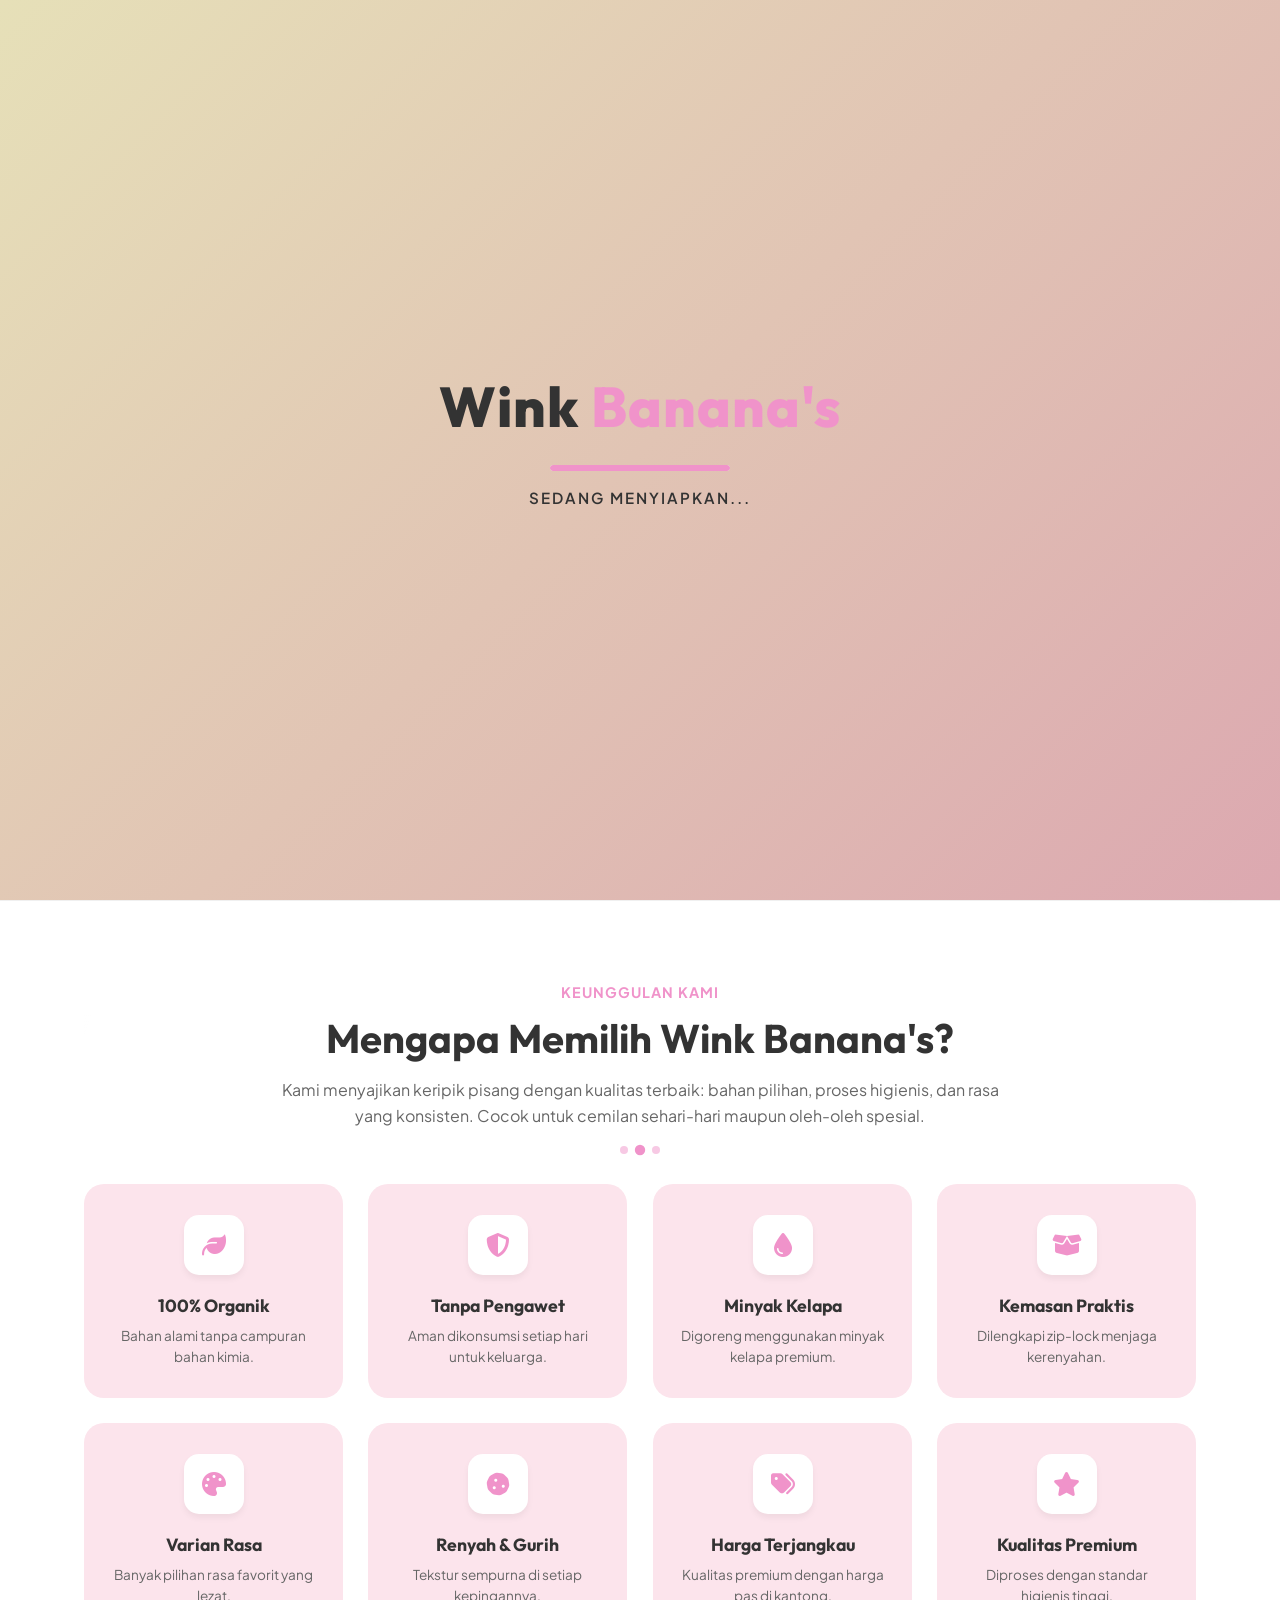
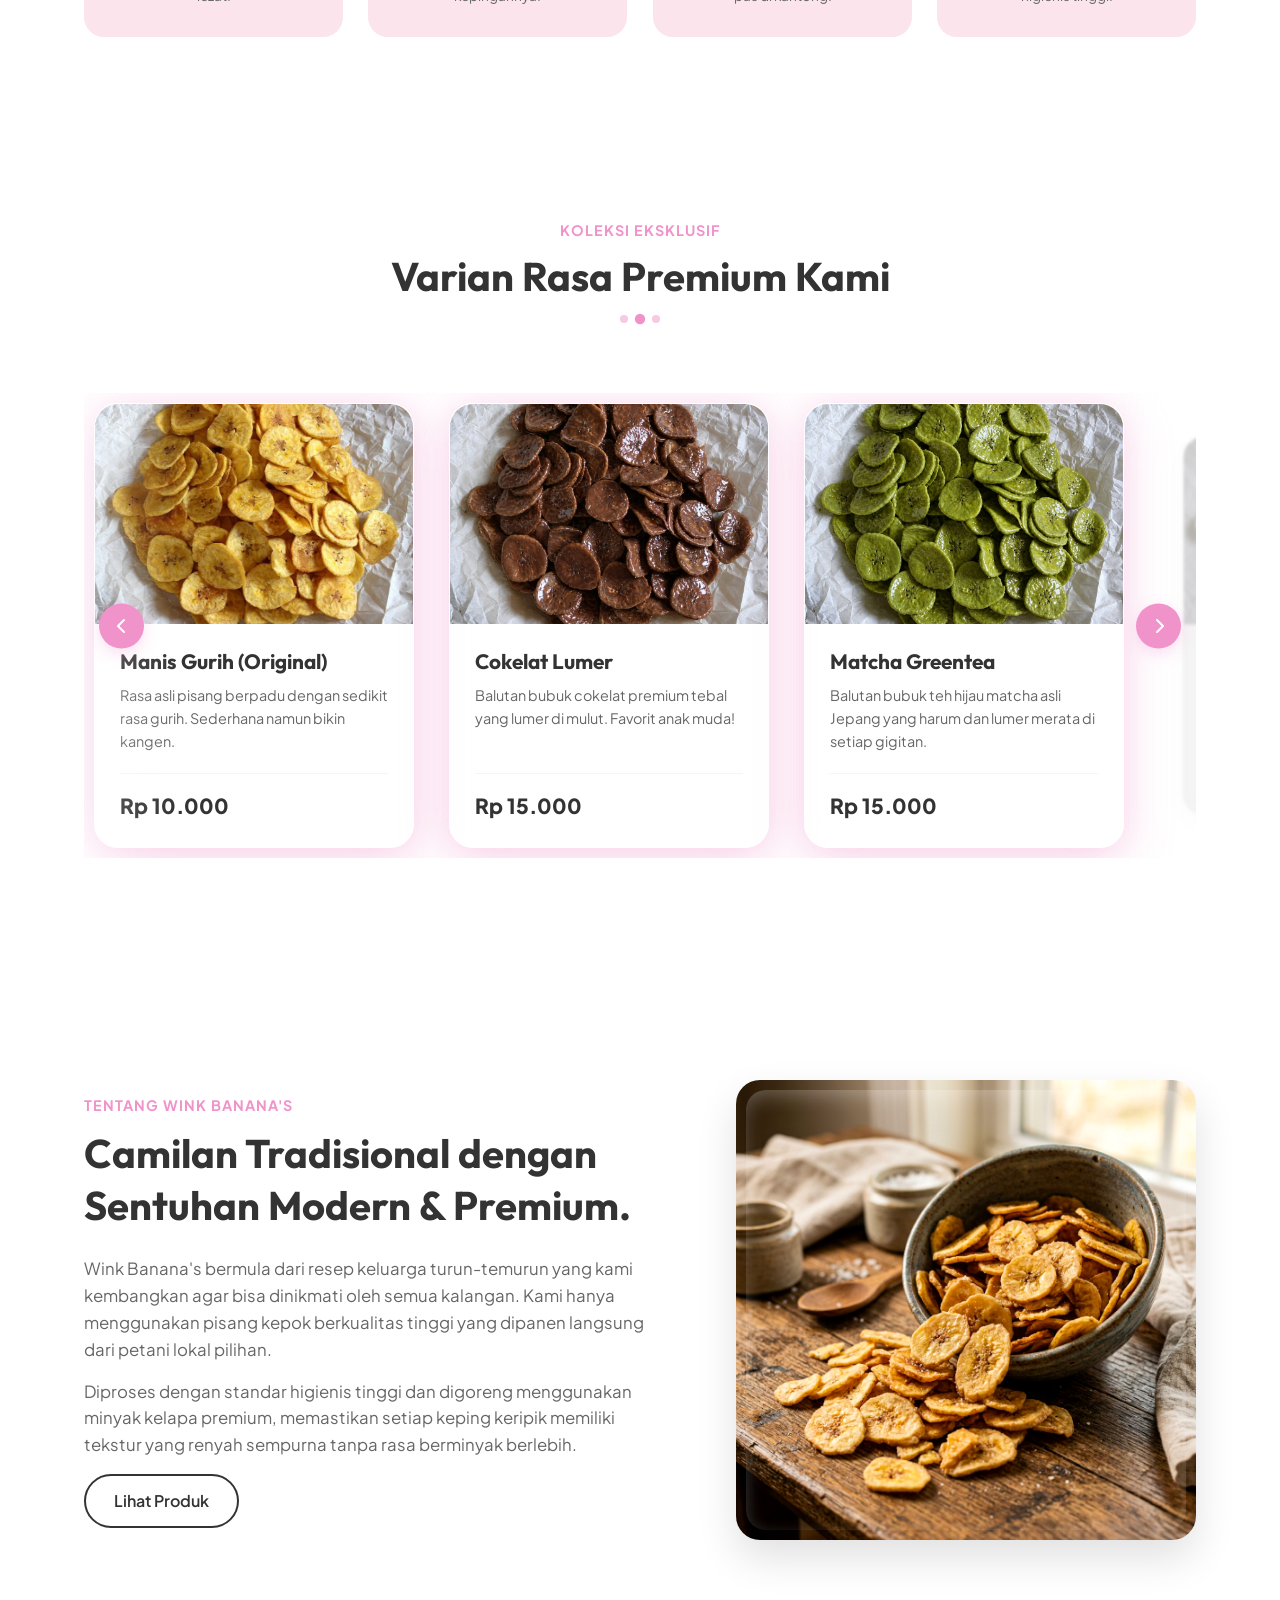
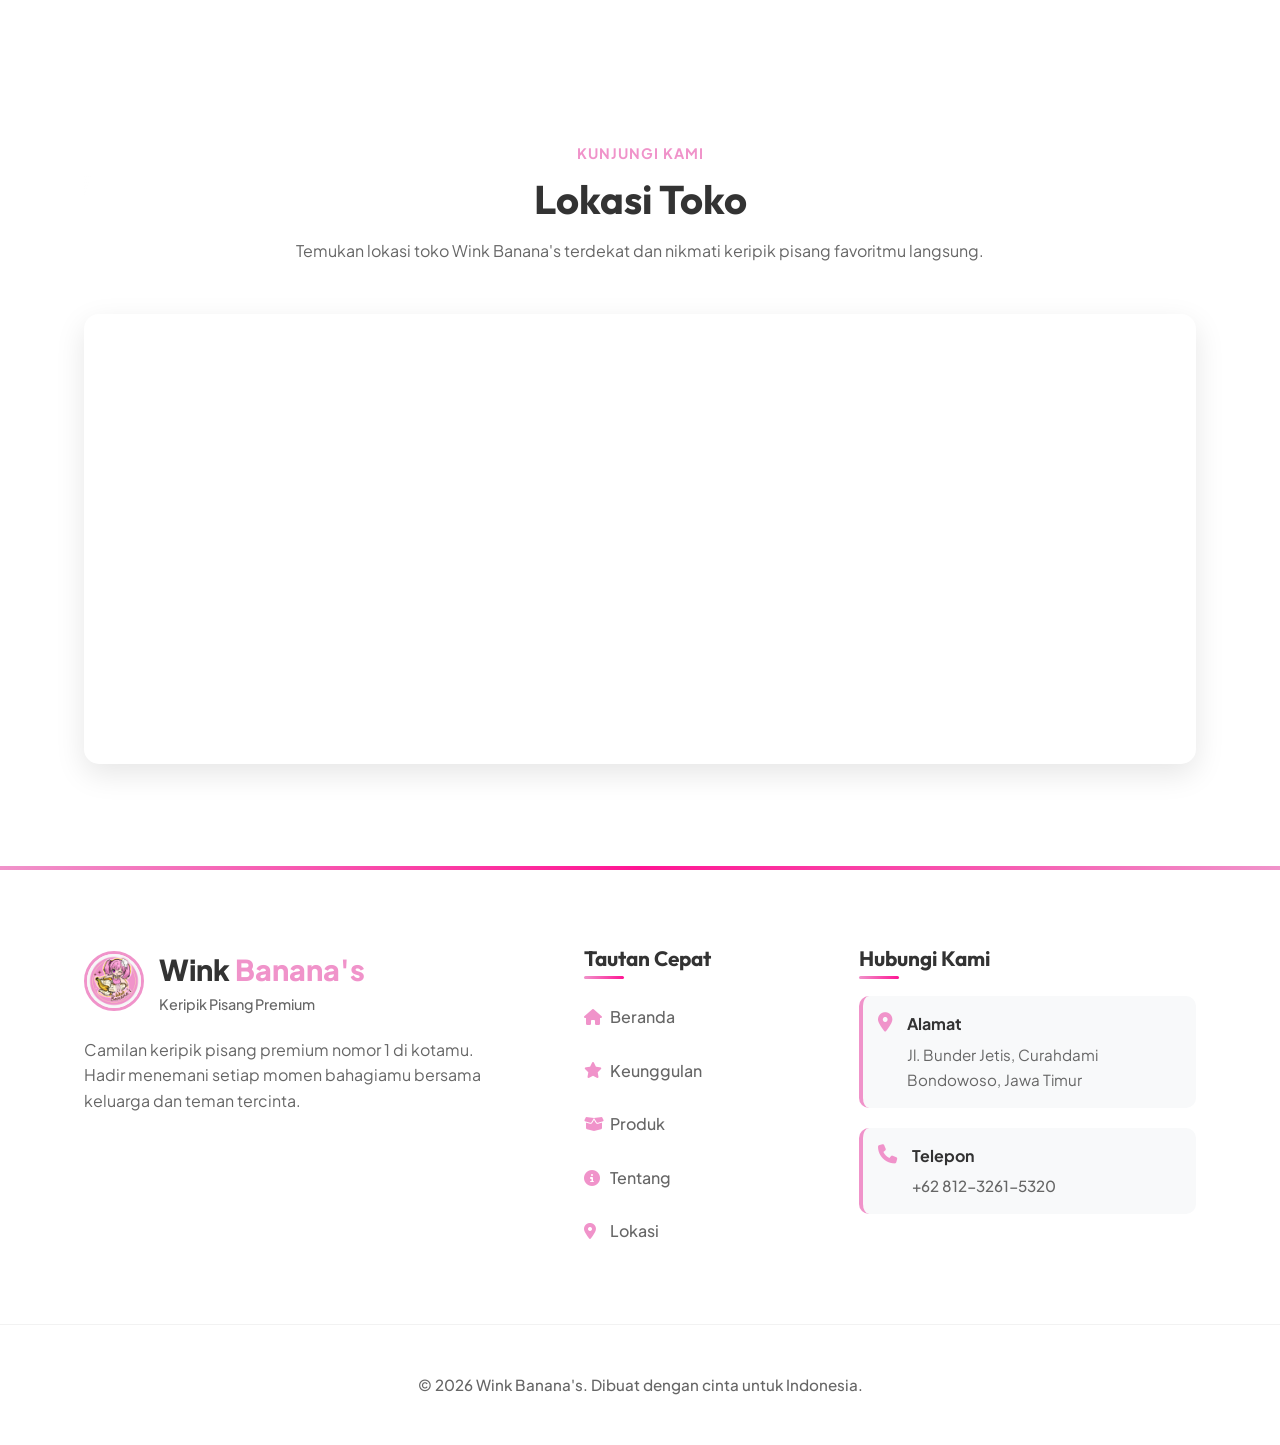
<file: index.html>
<!DOCTYPE html>
<html lang="id">

<head>
    <meta charset="UTF-8">
    <meta name="viewport" content="width=device-width, initial-scale=1.0">
    <title>Wink Banana's - Keripik Pisang Premium</title>
    <meta name="description"
        content="Keripik pisang renyah, gurih, dan lezat dengan berbagai varian rasa. Camilan sempurna untuk segala suasana.">
    <link rel="stylesheet" href="style.css">
    <link rel="preconnect" href="https://fonts.googleapis.com">
    <link rel="preconnect" href="https://fonts.gstatic.com" crossorigin>
    <link
        href="https://fonts.googleapis.com/css2?family=Outfit:wght@300;400;600;700;800&family=Plus+Jakarta+Sans:wght@400;500;600;700&display=swap"
        rel="stylesheet">
    <link rel="stylesheet" href="https://cdnjs.cloudflare.com/ajax/libs/font-awesome/6.4.0/css/all.min.css">
</head>

<body>
    <!-- Preloader -->
    <div id="preloader" class="premium-loader">
        <div class="loader-content">
            <h1 class="loader-text">Wink <span style="color: var(--primary-color);">Banana's</span></h1>
            <div class="loader-bar-container">
                <div class="loader-bar"></div>
            </div>
            <p class="loader-subtitle" data-i18n="loader-subtitle">Sedang Menyiapkan...</p>
        </div>
    </div>

    <!-- Header / Navbar -->
    <header class="header">
        <div class="container navbar">
            <a href="#" class="logo" style="display: flex; align-items: center;">
                <img src="assets/images/logo.jpg" alt="Wink Banana's Logo"
                    style="height: 50px; width: 50px; border-radius: 50%; object-fit: cover; margin-right: 10px;">
                <span style="font-size: 1.2rem; font-weight: 700; color: var(--text-dark);">Wink<span
                        style="color: var(--primary-color);"> Banana's</span></span>
            </a>
            <nav class="nav-links">
                <ul>
                    <li><a href="#beranda" data-i18n="nav-beranda">Beranda</a></li>
                    <li><a href="#keunggulan" data-i18n="nav-keunggulan">Keunggulan</a></li>
                    <li><a href="#produk" data-i18n="nav-produk">Produk</a></li>
                    <li><a href="#tentang" data-i18n="nav-tentang">Tentang</a></li>
                    <li><a href="#lokasi" data-i18n="nav-lokasi">Lokasi</a></li>
                </ul>
            </nav>
            <div class="nav-actions">
                <div class="lang-switcher">
                    <button class="lang-btn active" data-lang="id">ID</button>
                    <button class="lang-btn" data-lang="en">EN</button>
                </div>
                <div class="menu-toggle"><i class="fas fa-bars"></i></div>
            </div>
        </div>
    </header>

    <!-- Hero Section -->
    <section id="beranda" class="hero-clean" style="position: relative; overflow: hidden;">
        <!-- Floating decorative emojis removed -->

        <div class="container hero-content-clean" style="position: relative; z-index: 2;">
            <div class="hero-text-clean reveal">
                <h1 data-i18n="hero-title">Sensasi <span class="highlight-clean">Renyah</span><br>di Setiap Gigitan!
                </h1>
                <p data-i18n="hero-desc">Nikmati kelezatan keripik pisang asli pilihan dengan perpaduan bumbu rahasia
                    yang bikin nagih.
                    Tersedia berbagai rasa favoritmu.</p>
                <div class="hero-buttons-clean">
                    <a href="#produk" class="btn btn-outline btn-pill" data-i18n="hero-btn">Lihat Produk</a>
                </div>
            </div>
            <div class="hero-image-clean reveal">
                <div class="image-circle-container">
                    <img src="assets/images/hero.png" alt="Keripik Pisang Gurih">
                </div>
            </div>
        </div>
    </section>

    <!-- Features Section (8 Cards Grid) -->
    <section id="keunggulan" class="features-clean section-bg-white">
        <div class="container">
            <div class="section-header-clean reveal" style="text-align: center; margin-bottom: 30px;">
                <span class="subtitle-clean" data-i18n="features-subtitle">Keunggulan Kami</span>
                <h2 data-i18n="features-title">Mengapa Memilih Wink Banana's?</h2>
                <p style="color: var(--text-muted); max-width: 720px; margin: 10px auto 0;" data-i18n="features-desc">
                    Kami menyajikan keripik
                    pisang dengan kualitas terbaik: bahan pilihan, proses higienis, dan rasa yang konsisten. Cocok untuk
                    cemilan sehari-hari maupun oleh-oleh spesial.</p>
                <div class="dots-divider" style="margin-top: 18px;"><span></span><span></span><span></span></div>
            </div>
            <div class="features-grid">
                <!-- Feature 1 -->
                <div class="feature-card-clean reveal">
                    <div class="icon-wrapper"><i class="fas fa-leaf"></i></div>
                    <h3 data-i18n="feature-1-title">100% Organik</h3>
                    <p data-i18n="feature-1-desc">Bahan alami tanpa campuran bahan kimia.</p>
                </div>
                <!-- Feature 2 -->
                <div class="feature-card-clean reveal">
                    <div class="icon-wrapper"><i class="fas fa-shield-alt"></i></div>
                    <h3 data-i18n="feature-2-title">Tanpa Pengawet</h3>
                    <p data-i18n="feature-2-desc">Aman dikonsumsi setiap hari untuk keluarga.</p>
                </div>
                <!-- Feature 3 -->
                <div class="feature-card-clean reveal">
                    <div class="icon-wrapper"><i class="fas fa-tint"></i></div>
                    <h3 data-i18n="feature-3-title">Minyak Kelapa</h3>
                    <p data-i18n="feature-3-desc">Digoreng menggunakan minyak kelapa premium.</p>
                </div>
                <!-- Feature 4 -->
                <div class="feature-card-clean reveal">
                    <div class="icon-wrapper"><i class="fas fa-box-open"></i></div>
                    <h3 data-i18n="feature-4-title">Kemasan Praktis</h3>
                    <p data-i18n="feature-4-desc">Dilengkapi zip-lock menjaga kerenyahan.</p>
                </div>
                <!-- Feature 5 -->
                <div class="feature-card-clean reveal">
                    <div class="icon-wrapper"><i class="fas fa-palette"></i></div>
                    <h3 data-i18n="feature-5-title">Varian Rasa</h3>
                    <p data-i18n="feature-5-desc">Banyak pilihan rasa favorit yang lezat.</p>
                </div>
                <!-- Feature 6 -->
                <div class="feature-card-clean reveal">
                    <div class="icon-wrapper"><i class="fas fa-cookie"></i></div>
                    <h3 data-i18n="feature-6-title">Renyah & Gurih</h3>
                    <p data-i18n="feature-6-desc">Tekstur sempurna di setiap kepingannya.</p>
                </div>
                <!-- Feature 7 -->
                <div class="feature-card-clean reveal">
                    <div class="icon-wrapper"><i class="fas fa-tags"></i></div>
                    <h3 data-i18n="feature-7-title">Harga Terjangkau</h3>
                    <p data-i18n="feature-7-desc">Kualitas premium dengan harga pas di kantong.</p>
                </div>
                <!-- Feature 8 -->
                <div class="feature-card-clean reveal">
                    <div class="icon-wrapper"><i class="fas fa-star"></i></div>
                    <h3 data-i18n="feature-8-title">Kualitas Premium</h3>
                    <p data-i18n="feature-8-desc">Diproses dengan standar higienis tinggi.</p>
                </div>
            </div>
        </div>
    </section>

    <!-- Products Section -->
    <section id="produk" class="products-clean section-bg-white">
        <div class="container">
            <div class="section-header-clean reveal">
                <span class="subtitle-clean" data-i18n="products-subtitle">Koleksi Eksklusif</span>
                <h2 data-i18n="products-title">Varian Rasa Premium Kami</h2>
                <div class="dots-divider"><span></span><span></span><span></span></div>
            </div>
            <div class="products-marquee-wrapper" style="position: relative;">
                <button id="btn-prev-product" class="slider-btn slider-btn-prev" aria-label="Previous product">
                    <i class="fas fa-chevron-left"></i>
                </button>
                <div class="products-grid-clean" id="products-slider">
                    <!-- Product 1 -->
                    <div class="product-item-clean">
                        <div class="product-img original" style="padding: 0;">
                            <img src="assets/images/original.jpg" alt="Manis Gurih (Original)"
                                style="width: 100%; height: 100%; object-fit: cover;">
                        </div>
                        <div class="product-content">
                            <h3 data-i18n="product-1-title">Manis Gurih (Original)</h3>
                            <p data-i18n="product-1-desc">Rasa asli pisang berpadu dengan sedikit rasa gurih. Sederhana
                                namun bikin kangen.</p>
                            <div class="product-footer">
                                <span class="price-clean">Rp 10.000</span>
                            </div>
                        </div>
                    </div>

                    <!-- Product 2 -->
                    <div class="product-item-clean">
                        <div class="product-img coklat" style="padding: 0;">
                            <img src="assets/images/coklat.jpg" alt="Cokelat Lumer"
                                style="width: 100%; height: 100%; object-fit: cover;">
                        </div>
                        <div class="product-content">
                            <h3 data-i18n="product-2-title">Cokelat Lumer</h3>
                            <p data-i18n="product-2-desc">Balutan bubuk cokelat premium tebal yang lumer di mulut.
                                Favorit anak muda!</p>
                            <div class="product-footer">
                                <span class="price-clean">Rp 15.000</span>
                            </div>
                        </div>
                    </div>

                    <!-- Product 3 -->
                    <div class="product-item-clean">
                        <div class="product-img matcha" style="padding: 0;">
                            <img src="assets/images/matcha.jpg" alt="Matcha Greentea"
                                style="width: 100%; height: 100%; object-fit: cover;">
                        </div>
                        <div class="product-content">
                            <h3 data-i18n="product-3-title">Matcha Greentea</h3>
                            <p data-i18n="product-3-desc">Balutan bubuk teh hijau matcha asli Jepang yang harum dan
                                lumer merata di setiap gigitan.
                            </p>
                            <div class="product-footer">
                                <span class="price-clean">Rp 15.000</span>
                            </div>
                        </div>
                    </div>

                    <!-- Product 4 -->
                    <div class="product-item-clean">
                        <div class="product-img tiramisu" style="padding: 0;">
                            <img src="assets/images/tiramisu.jpg" alt="Tiramisu Delight"
                                style="width: 100%; height: 100%; object-fit: cover;">
                        </div>
                        <div class="product-content">
                            <h3 data-i18n="product-4-title">Tiramisu Delight</h3>
                            <p data-i18n="product-4-desc">Perpaduan rasa kopi espresso dan krim lembut khas Italia yang
                                membangkitkan selera.</p>
                            <div class="product-footer">
                                <span class="price-clean">Rp 15.000</span>
                            </div>
                        </div>
                    </div>

                    <!-- Product 5 -->
                    <div class="product-item-clean">
                        <div class="product-img taro" style="padding: 0;">
                            <img src="assets/images/taro.jpg" alt="Sweet Taro"
                                style="width: 100%; height: 100%; object-fit: cover;">
                        </div>
                        <div class="product-content">
                            <h3 data-i18n="product-5-title">Sweet Taro</h3>
                            <p data-i18n="product-5-desc">Rasa ubi ungu taro manis dan creamy yang sangat populer, cocok
                                untuk teman bersantai.</p>
                            <div class="product-footer">
                                <span class="price-clean">Rp 15.000</span>
                            </div>
                        </div>
                    </div>
                </div>
                <button id="btn-next-product" class="slider-btn slider-btn-next" aria-label="Next product">
                    <i class="fas fa-chevron-right"></i>
                </button>
            </div>
        </div>
    </section>

    <!-- About Section -->
    <section id="tentang" class="about-clean section-bg-light">
        <div class="container about-content-clean">
            <div class="about-text-clean reveal">
                <span class="subtitle-clean" data-i18n="about-subtitle">Tentang Wink Banana's</span>
                <h2 data-i18n="about-title">Camilan Tradisional dengan Sentuhan Modern & Premium.</h2>
                <p data-i18n="about-desc-1">Wink Banana's bermula dari resep keluarga turun-temurun yang kami kembangkan
                    agar bisa dinikmati oleh
                    semua kalangan. Kami hanya menggunakan pisang kepok berkualitas tinggi yang dipanen langsung dari
                    petani lokal pilihan.</p>
                <p data-i18n="about-desc-2">Diproses dengan standar higienis tinggi dan digoreng menggunakan minyak
                    kelapa premium, memastikan
                    setiap keping keripik memiliki tekstur yang renyah sempurna tanpa rasa berminyak berlebih.</p>
                <a href="#produk" class="btn btn-outline btn-pill mt-4" data-i18n="hero-btn">Lihat Produk</a>
            </div>
            <div class="about-image-clean reveal">
                <div class="img-wrapper-clean">
                    <!-- Badge pengalaman dihapus sesuai permintaan -->
                </div>
            </div>
        </div>
    </section>

    <!-- Location Section -->
    <section id="lokasi" class="lokasi section-bg-white">
        <div class="container">
            <div class="section-header-clean reveal">
                <span class="subtitle-clean" data-i18n="location-subtitle">Kunjungi Kami</span>
                <h2 data-i18n="location-title">Lokasi Toko</h2>
                <p style="color: var(--text-muted);" data-i18n="location-desc">Temukan lokasi toko Wink Banana's
                    terdekat dan nikmati keripik
                    pisang favoritmu langsung.</p>
            </div>
            <div class="map-container reveal">
                <iframe
                    src="https://www.google.com/maps/embed?pb=!1m14!1m12!1m3!1d493.9313754936545!2d113.80151206145565!3d-7.952257288304465!2m3!1f0!2f0!3f0!3m2!1i1024!2i768!4f13.1!5e0!3m2!1sen!2sid!4v1778030150707!5m2!1sen!2sid"
                    width="100%" height="450" style="border:0;" allowfullscreen="" loading="lazy"
                    referrerpolicy="no-referrer-when-downgrade"></iframe>
            </div>
        </div>
    </section>

    <!-- Footer -->
    <footer id="kontak" class="footer-clean">
        <div class="container footer-content">
            <div class="footer-about">
                <a href="#" class="logo footer-logo" style="display: flex; align-items: center; margin-bottom: 20px;">
                    <img src="assets/images/logo.jpg" alt="Wink Banana's Logo"
                        style="height: 60px; width: 60px; border-radius: 50%; object-fit: cover; margin-right: 15px; border: 3px solid var(--primary-color);">
                    <div>
                        <span
                            style="font-size: 1.8rem; font-weight: 800; color: var(--text-dark); line-height: 1;">Wink<span
                                style="color: var(--primary-color);"> Banana's</span></span>
                        <p style="font-size: 0.9rem; color: var(--text-muted); margin: 0; font-weight: 500;"
                            data-i18n="footer-tagline">Keripik
                            Pisang Premium</p>
                    </div>
                </a>
                <p style="font-size: 1rem; line-height: 1.6; margin-bottom: 25px;" data-i18n="footer-desc">Camilan
                    keripik pisang premium nomor
                    1 di kotamu. Hadir menemani setiap momen bahagiamu bersama keluarga dan teman tercinta.</p>
            </div>

            <div class="footer-links">
                <h3 style="font-size: 1.3rem; font-weight: 700; margin-bottom: 25px; color: var(--text-dark);"
                    data-i18n="footer-links-title">Tautan
                    Cepat</h3>
                <ul style="list-style: none; padding: 0; margin: 0;">
                    <li style="margin-bottom: 12px;"><a href="#beranda"
                            style="font-size: 1rem; color: var(--text-muted); text-decoration: none; transition: all 0.3s ease;"><i
                                class="fas fa-home"
                                style="margin-right: 10px; color: var(--primary-color); width: 16px;"></i><span
                                data-i18n="nav-beranda">Beranda</span></a>
                    </li>
                    <li style="margin-bottom: 12px;"><a href="#keunggulan"
                            style="font-size: 1rem; color: var(--text-muted); text-decoration: none; transition: all 0.3s ease;"><i
                                class="fas fa-star"
                                style="margin-right: 10px; color: var(--primary-color); width: 16px;"></i><span
                                data-i18n="nav-keunggulan">Keunggulan</span></a>
                    </li>
                    <li style="margin-bottom: 12px;"><a href="#produk"
                            style="font-size: 1rem; color: var(--text-muted); text-decoration: none; transition: all 0.3s ease;"><i
                                class="fas fa-box-open"
                                style="margin-right: 10px; color: var(--primary-color); width: 16px;"></i><span
                                data-i18n="nav-produk">Produk</span></a>
                    </li>
                    <li style="margin-bottom: 12px;"><a href="#tentang"
                            style="font-size: 1rem; color: var(--text-muted); text-decoration: none; transition: all 0.3s ease;"><i
                                class="fas fa-info-circle"
                                style="margin-right: 10px; color: var(--primary-color); width: 16px;"></i><span
                                data-i18n="nav-tentang">Tentang
                                Kami</span></a></li>
                    <li style="margin-bottom: 12px;"><a href="#lokasi"
                            style="font-size: 1rem; color: var(--text-muted); text-decoration: none; transition: all 0.3s ease;"><i
                                class="fas fa-map-marker-alt"
                                style="margin-right: 10px; color: var(--primary-color); width: 16px;"></i><span
                                data-i18n="nav-lokasi">Lokasi</span></a>
                    </li>
                </ul>
            </div>

            <div class="footer-contact">
                <h3 style="font-size: 1.3rem; font-weight: 700; margin-bottom: 25px; color: var(--text-dark);"
                    data-i18n="footer-contact-title">Hubungi
                    Kami</h3>
                <div class="contact-item"
                    style="display: flex; align-items: flex-start; gap: 15px; margin-bottom: 20px; padding: 15px; background: #f8f9fa; border-radius: 10px; border-left: 4px solid var(--primary-color);">
                    <i class="fas fa-map-marker-alt"
                        style="color: var(--primary-color); font-size: 1.2rem; margin-top: 2px;"></i>
                    <div>
                        <strong style="color: var(--text-dark); display: block; margin-bottom: 5px;"
                            data-i18n="footer-address-label">Alamat</strong>
                        <span style="color: var(--text-muted); font-size: 0.95rem; line-height: 1.4;"
                            data-i18n="footer-address-value">Jl. Bunder Jetis,
                            Curahdami<br>Bondowoso, Jawa Timur</span>
                    </div>
                </div>

                <div class="contact-item"
                    style="display: flex; align-items: flex-start; gap: 15px; margin-bottom: 20px; padding: 15px; background: #f8f9fa; border-radius: 10px; border-left: 4px solid var(--primary-color);">
                    <i class="fas fa-phone"
                        style="color: var(--primary-color); font-size: 1.2rem; margin-top: 2px;"></i>
                    <div>
                        <strong style="color: var(--text-dark); display: block; margin-bottom: 5px;"
                            data-i18n="footer-phone-label">Telepon</strong>
                        <a href="tel:+6281232615320"
                            style="color: var(--text-muted); font-size: 0.95rem; text-decoration: none; font-weight: 500;">+62
                            812-3261-5320</a>
                    </div>
                </div>
            </div>
        </div>

        <div class="footer-bottom">
            <div class="footer-bottom-inner">
                <p class="footer-copy" data-i18n="footer-copy">&copy; 2026 Wink Banana's. Dibuat dengan cinta untuk
                    Indonesia.</p>
            </div>
        </div>
    </footer>

    <!-- WhatsApp Floating Button -->
    <a href="https://wa.me/6281232615320" class="whatsapp-btn" target="_blank" rel="noopener noreferrer"
        title="Chat WhatsApp">
        <i class="fab fa-whatsapp"></i>
    </a>

    <!-- Scripts -->
    <script src="script.js"></script>
</body>

</html>
</file>
<file: style.css>
/* CSS Variables */
:root {
    --primary-color: #f093ca;
    /* Logo Pink */
    --primary-hover: #e07eb5;
    --secondary-color: #333333;
    /* Dark Grey to match logo text */
    --accent-color: #FF1493;
    /* Deep Pink */
    --text-dark: #333333;
    --text-light: #ffffff;
    --text-muted: #666666;
    --bg-main: #fdf2f8;
    --bg-alt: #fce4ec;
    /* Very light pink for sections */
    --card-bg: #ffffff;
    --shadow-sm: 0 4px 6px rgba(0, 0, 0, 0.05);
    --shadow-md: 0 10px 20px rgba(0, 0, 0, 0.08);
    --shadow-hover: 0 15px 30px rgba(240, 147, 202, 0.15);
    --transition: all 0.3s cubic-bezier(0.25, 0.8, 0.25, 1);
}

/* Reset & Base Styles */
* {
    margin: 0;
    padding: 0;
    box-sizing: border-box;
}

html {
    scroll-behavior: smooth;
}

body {
    font-family: 'Plus Jakarta Sans', sans-serif;
    color: var(--text-dark);
    /* Slightly darker, more muted pastel colors to reduce glare */
    background: linear-gradient(-45deg, #e6c8c5, #ebd9dd, #e8d1ba, #dca8b0, #e6e0b8);
    background-size: 400% 400%;
    animation: gradientGlobal 20s ease infinite;
    background-attachment: fixed;
    line-height: 1.6;
}

@keyframes gradientGlobal {
    0% {
        background-position: 0% 50%;
    }

    50% {
        background-position: 100% 50%;
    }

    100% {
        background-position: 0% 50%;
    }
}

a {
    text-decoration: none;
    color: inherit;
}

ul {
    list-style: none;
}

img {
    max-width: 100%;
    height: auto;
    display: block;
}

.container {
    width: 90%;
    max-width: 1200px;
    margin: 0 auto;
    padding: 0 20px;
}

/* TikTok Floating Button */
.tiktok-btn {
    position: fixed;
    bottom: 170px;
    right: 30px;
    width: 60px;
    height: 60px;
    background: linear-gradient(135deg, #000000, #25f4ee, #ff0050);
    color: white;
    border-radius: 50%;
    display: flex;
    align-items: center;
    justify-content: center;
    font-size: 32px;
    box-shadow: 0 8px 24px rgba(0, 0, 0, 0.35);
    transition: all 0.3s ease;
    z-index: 999;
    text-decoration: none;
}

.tiktok-btn:hover {
    transform: scale(1.1) translateY(-5px);
    box-shadow: 0 12px 32px rgba(0, 0, 0, 0.45);
    background: linear-gradient(135deg, #1a1a1a, #25f4ee, #ff0050);
}

.tiktok-btn:active {
    transform: scale(0.95);
}

/* Instagram Floating Button */
.instagram-btn {
    position: fixed;
    bottom: 100px;
    right: 30px;
    width: 60px;
    height: 60px;
    background: linear-gradient(45deg, #f09433, #e6683c, #dc2743, #cc2366, #bc1888);
    color: white;
    border-radius: 50%;
    display: flex;
    align-items: center;
    justify-content: center;
    font-size: 32px;
    box-shadow: 0 8px 24px rgba(224, 36, 94, 0.35);
    transition: all 0.3s ease;
    z-index: 999;
    text-decoration: none;
}

.instagram-btn:hover {
    transform: scale(1.1) translateY(-5px);
    box-shadow: 0 12px 32px rgba(224, 36, 94, 0.45);
    background: linear-gradient(45deg, #f09433, #d6399f);
}

.instagram-btn:active {
    transform: scale(0.95);
}

/* WhatsApp Floating Button */
.whatsapp-btn {
    position: fixed;
    bottom: 30px;
    right: 30px;
    width: 60px;
    height: 60px;
    background: linear-gradient(135deg, #25d366, #128c7e);
    color: white;
    border-radius: 50%;
    display: flex;
    align-items: center;
    justify-content: center;
    font-size: 32px;
    box-shadow: 0 8px 24px rgba(37, 211, 102, 0.35);
    transition: all 0.3s ease;
    z-index: 999;
    text-decoration: none;
}

.whatsapp-btn:hover {
    transform: scale(1.1) translateY(-5px);
    box-shadow: 0 12px 32px rgba(37, 211, 102, 0.45);
    background: linear-gradient(135deg, #20ba61, #0f7866);
}

.whatsapp-btn:active {
    transform: scale(0.95);
}

/* Responsive: Adjust position on mobile */
@media (max-width: 768px) {
    .tiktok-btn {
        bottom: 155px;
        right: 20px;
        width: 55px;
        height: 55px;
        font-size: 28px;
    }

    .instagram-btn {
        bottom: 85px;
        right: 20px;
        width: 55px;
        height: 55px;
        font-size: 28px;
    }

    .whatsapp-btn {
        bottom: 20px;
        right: 20px;
        width: 55px;
        height: 55px;
        font-size: 28px;
    }
}

/* Typography */
h1,
h2,
h3,
h4 {
    font-family: 'Outfit', sans-serif;
    font-weight: 700;
    line-height: 1.2;
    color: var(--secondary-color);
}

h2 {
    font-size: 2.5rem;
    margin-bottom: 1rem;
}

p {
    margin-bottom: 1rem;
    color: var(--text-muted);
}

/* Buttons */
.btn {
    display: inline-block;
    padding: 12px 28px;
    border-radius: 50px;
    font-weight: 600;
    text-align: center;
    cursor: pointer;
    transition: var(--transition);
    border: none;
    font-size: 1rem;
}

.btn-primary {
    background-color: var(--primary-color);
    color: var(--secondary-color);
    box-shadow: 0 4px 15px rgba(255, 105, 180, 0.3);
}

.btn-primary:hover {
    background-color: var(--primary-hover);
    transform: translateY(-3px);
    box-shadow: 0 8px 20px rgba(255, 105, 180, 0.4);
}

.btn-secondary {
    background-color: #FF69B4;
    /* Pink */
    color: white;
}

.btn-secondary:hover {
    background-color: #FF1493;
    transform: translateY(-3px);
    box-shadow: 0 6px 15px rgba(255, 105, 180, 0.3);
}

.btn-outline {
    background-color: transparent;
    color: var(--secondary-color);
    border: 2px solid var(--secondary-color);
}

.btn-outline:hover {
    background-color: var(--secondary-color);
    color: var(--text-light);
    transform: translateY(-3px);
}

/* Keep hover motion/shadow for hero outline button but do NOT change color */
.hero-buttons-clean .btn-outline:hover {
    background-color: transparent;
    color: inherit;
    border-color: inherit;
    transform: translateY(-3px);
    box-shadow: 0 8px 20px rgba(0, 0, 0, 0.06);
}

/* Hero buttons use the default .btn-outline:hover behavior (no override) */

/* Header & Navbar */
.header {
    position: fixed;
    top: 0;
    left: 0;
    width: 100%;
    background-color: rgba(255, 255, 255, 0.3);
    backdrop-filter: blur(25px);
    -webkit-backdrop-filter: blur(25px);
    z-index: 1000;
    padding: 20px 0;
    transition: var(--transition);
}

.header.scrolled {
    padding: 12px 0;
    background-color: rgba(255, 255, 255, 0.5);
    box-shadow: var(--shadow-sm);
    backdrop-filter: blur(30px);
    -webkit-backdrop-filter: blur(30px);
}

.navbar {
    display: flex;
    justify-content: space-between;
    align-items: center;
}

.logo {
    font-size: 1.8rem;
    font-weight: 800;
    color: var(--secondary-color);
}

.logo span {
    color: var(--primary-color);
}

.nav-links ul {
    display: flex;
    gap: 30px;
}

.nav-links a {
    font-weight: 600;
    color: var(--text-dark);
    transition: var(--transition);
    position: relative;
}

.nav-links a::after {
    content: '';
    position: absolute;
    bottom: -5px;
    left: 0;
    width: 0;
    height: 3px;
    background-color: var(--primary-color);
    transition: var(--transition);
    border-radius: 2px;
}

.nav-links a:hover {
    color: var(--primary-color);
}

.nav-links a:hover::after {
    width: 100%;
}

.menu-toggle {
    display: none;
    font-size: 1.5rem;
    color: var(--secondary-color);
    cursor: pointer;
}

/* Language Switcher & Nav Actions */
.nav-actions {
    display: flex;
    align-items: center;
    gap: 15px;
}

.lang-switcher {
    display: flex;
    background: rgba(0, 0, 0, 0.05);
    padding: 3px;
    border-radius: 30px;
    border: 1px solid rgba(0, 0, 0, 0.03);
}

.lang-btn {
    border: none;
    background: transparent;
    padding: 5px 12px;
    font-size: 0.75rem;
    font-weight: 800;
    cursor: pointer;
    border-radius: 20px;
    transition: all 0.3s cubic-bezier(0.4, 0, 0.2, 1);
    color: var(--text-muted);
}

.lang-btn.active {
    background: var(--primary-color);
    color: var(--text-dark);
    box-shadow: 0 4px 10px rgba(240, 147, 202, 0.4);
}

.lang-btn:hover:not(.active) {
    background: rgba(0, 0, 0, 0.08);
}

@media (max-width: 991px) {
    .nav-links {
        /* display: none removed to allow dropdown style below */
    }

    .menu-toggle {
        display: block;
    }
}

/* Hero Section */
.hero {
    padding: 160px 0 100px;
    background: linear-gradient(135deg, var(--bg-alt) 0%, var(--bg-main) 100%);
    position: relative;
    overflow: hidden;
}

/* Decorative circle background */
.hero::before {
    content: '';
    position: absolute;
    top: -100px;
    right: -100px;
    width: 500px;
    height: 500px;
    background: radial-gradient(circle, var(--primary-color) 0%, transparent 70%);
    border-radius: 50%;
    opacity: 0.15;
    z-index: 0;
    animation: pulseBlob 8s ease-in-out infinite alternate;
}

@keyframes pulseBlob {
    0% {
        transform: scale(1) translate(0, 0);
    }

    100% {
        transform: scale(1.1) translate(-20px, 20px);
    }
}

/* Extra Rame Animations */
/* Glowing pulsing CTA */
.btn-primary.pulse-strong {
    animation: pulseGlow 2.4s infinite;
}

@keyframes pulseGlow {
    0% {
        box-shadow: 0 6px 18px rgba(255, 105, 180, 0.18);
        transform: translateY(0);
    }

    50% {
        box-shadow: 0 18px 40px rgba(255, 105, 180, 0.32);
        transform: translateY(-6px) scale(1.02);
    }

    100% {
        box-shadow: 0 6px 18px rgba(255, 105, 180, 0.18);
        transform: translateY(0);
    }
}

/* Sparkle particles */
.particle {
    position: absolute;
    width: 10px;
    height: 10px;
    pointer-events: none;
    border-radius: 50%;
    mix-blend-mode: screen;
    animation: particleFloat 2.2s linear forwards;
}

@keyframes particleFloat {
    0% {
        opacity: 1;
        transform: translateY(0) scale(1);
    }

    100% {
        opacity: 0;
        transform: translateY(-80px) scale(0.5);
    }
}

/* Product card tilt & shimmer */
.products-grid-clean .product-item-clean {
    transform-origin: center;
    transition: transform 0.35s ease, box-shadow 0.35s ease;
    will-change: transform;
}

.products-grid-clean .product-item-clean:hover {
    transform: perspective(900px) rotateX(6deg) translateY(-8px) scale(1.02);
    box-shadow: 0 20px 40px rgba(0, 0, 0, 0.12);
}

/* Social icon wiggle */
.social-links a i,
.hero-social-dots a i {
    transition: transform 0.35s ease;
}

.social-links a:hover i,
.hero-social-dots a:hover i {
    transform: rotate(-8deg) translateY(-4px);
}

/* Small confetti shimmer used when clicking CTA */
.confetti {
    position: absolute;
    width: 8px;
    height: 12px;
    background: linear-gradient(45deg, #FFD54F, #FF69B4);
    opacity: 0.95;
    transform-origin: center;
    animation: confettiFall 900ms cubic-bezier(.2, .8, .2, 1) forwards;
}

@keyframes confettiFall {
    0% {
        transform: translateY(0) rotate(0) scale(1);
        opacity: 1;
    }

    100% {
        transform: translateY(160px) rotate(720deg) scale(0.7);
        opacity: 0;
    }
}

/* Subtle shimmer for headings */
.section-header-clean h2 {
    position: relative;
    overflow: hidden;
}

.section-header-clean h2::after {
    content: '';
    position: absolute;
    left: -40%;
    top: 0;
    width: 40%;
    height: 100%;
    background: linear-gradient(90deg, rgba(255, 255, 255, 0), rgba(255, 255, 255, 0.4), rgba(255, 255, 255, 0));
    transform: skewX(-20deg);
    transition: none;
}

.section-header-clean h2:hover::after {
    animation: shimmer 1.2s linear;
}

@keyframes shimmer {
    from {
        left: -40%;
    }

    to {
        left: 140%;
    }
}

/* Carousel Scroll Animation - Directional */
@keyframes cardSlideInRight {
    from {
        opacity: 0;
        transform: translateX(80px) rotateY(45deg) scale(0.7);
    }

    to {
        opacity: 1;
        transform: translateX(0) rotateY(0) scale(1);
    }
}

@keyframes cardSlideOutLeft {
    from {
        opacity: 1;
        transform: translateX(0) rotateY(0) scale(1);
    }

    to {
        opacity: 0;
        transform: translateX(-80px) rotateY(-45deg) scale(0.7);
    }
}

@keyframes cardSlideInLeft {
    from {
        opacity: 0;
        transform: translateX(-80px) rotateY(-45deg) scale(0.7);
    }

    to {
        opacity: 1;
        transform: translateX(0) rotateY(0) scale(1);
    }
}

@keyframes cardSlideOutRight {
    from {
        opacity: 1;
        transform: translateX(0) rotateY(0) scale(1);
    }

    to {
        opacity: 0;
        transform: translateX(80px) rotateY(45deg) scale(0.7);
    }
}

@keyframes cardScaleDown {
    from {
        opacity: 1;
        transform: scale(1);
        filter: blur(0px) brightness(1);
    }

    to {
        opacity: 0.5;
        transform: scale(0.85);
        filter: blur(2px) brightness(0.8);
    }
}

@keyframes cardScaleUp {
    from {
        opacity: 0.5;
        transform: scale(0.85);
        filter: blur(2px) brightness(0.8);
    }

    to {
        opacity: 1;
        transform: scale(1);
        filter: blur(0px) brightness(1);
    }
}

/* Right scroll animations */
.product-item-clean.fade-in-right {
    animation: cardSlideInRight 0.6s cubic-bezier(0.34, 1.56, 0.64, 1) forwards;
}

.product-item-clean.fade-out-left {
    animation: cardSlideOutLeft 0.6s cubic-bezier(0.34, 1.56, 0.64, 1) forwards;
}

/* Left scroll animations */
.product-item-clean.fade-in-left {
    animation: cardSlideInLeft 0.6s cubic-bezier(0.34, 1.56, 0.64, 1) forwards;
}

.product-item-clean.fade-out-right {
    animation: cardSlideOutRight 0.6s cubic-bezier(0.34, 1.56, 0.64, 1) forwards;
}

.product-item-clean.scale-down {
    animation: cardScaleDown 0.4s ease-out forwards;
}

.product-item-clean.scale-up {
    animation: cardScaleUp 0.4s ease-out forwards;
}

/* Glow effect untuk active cards */
.product-item-clean.active {
    box-shadow: 0 15px 50px rgba(240, 147, 202, 0.3),
        0 0 30px rgba(240, 147, 202, 0.2);
}

/* Product Item Animations */
@keyframes slideInUp {
    from {
        opacity: 0;
        transform: translateY(30px);
    }

    to {
        opacity: 1;
        transform: translateY(0);
    }
}

@keyframes productImageZoom {
    from {
        opacity: 0.8;
        transform: scale(1);
    }

    to {
        opacity: 1;
        transform: scale(1.05);
    }
}

@keyframes productCardGlow {

    0%,
    100% {
        box-shadow: 0 10px 30px rgba(0, 0, 0, 0.05);
    }

    50% {
        box-shadow: 0 15px 45px rgba(240, 147, 202, 0.15);
    }
}

@keyframes sliderBtnPulse {
    0% {
        transform: translateY(-50%) scale(1);
        box-shadow: 0 5px 15px rgba(240, 147, 202, 0.3);
    }

    50% {
        transform: translateY(-50%) scale(1.15);
        box-shadow: 0 8px 25px rgba(240, 147, 202, 0.5);
    }

    100% {
        transform: translateY(-50%) scale(1);
        box-shadow: 0 5px 15px rgba(240, 147, 202, 0.3);
    }
}

@keyframes sliderBtnRipple {
    0% {
        box-shadow: 0 0 0 0 rgba(240, 147, 202, 0.7);
    }

    70% {
        box-shadow: 0 0 0 15px rgba(240, 147, 202, 0);
    }

    100% {
        box-shadow: 0 0 0 0 rgba(240, 147, 202, 0);
    }
}

.hero-content {
    display: flex;
    align-items: center;
    justify-content: space-between;
    gap: 50px;
    position: relative;
    z-index: 1;
}

.hero-text {
    flex: 1;
    max-width: 600px;
    animation: fadeUp 1s cubic-bezier(0.25, 0.8, 0.25, 1) forwards;
}

@keyframes fadeUp {
    from {
        opacity: 0;
        transform: translateY(30px);
    }

    to {
        opacity: 1;
        transform: translateY(0);
    }
}

.hero-text h1 {
    font-size: 3.5rem;
    margin-bottom: 20px;
    color: var(--secondary-color);
}

.highlight {
    color: var(--primary-color);
    position: relative;
    display: inline-block;
}

.highlight::after {
    content: '';
    position: absolute;
    bottom: 5px;
    left: 0;
    width: 100%;
    height: 8px;
    background-color: rgba(255, 105, 180, 0.3);
    z-index: -1;
    border-radius: 4px;
}

.hero-text p {
    font-size: 1.1rem;
    margin-bottom: 35px;
}

.hero-buttons {
    display: flex;
    gap: 15px;
}

.hero-image {
    flex: 1;
    position: relative;
    display: flex;
    justify-content: center;
    animation: fadeLeft 1.2s cubic-bezier(0.25, 0.8, 0.25, 1) forwards;
}

@keyframes fadeLeft {
    from {
        opacity: 0;
        transform: translateX(30px);
    }

    to {
        opacity: 1;
        transform: translateX(0);
    }
}

.hero-image img {
    max-width: 100%;
    border-radius: 20px;
    box-shadow: var(--shadow-md);
    transform: rotate(3deg);
    transition: var(--transition);
}

.hero-image img:hover {
    transform: rotate(0deg) scale(1.02);
}

.floating-badge {
    position: absolute;
    bottom: -20px;
    left: -20px;
    background-color: white;
    padding: 15px 25px;
    border-radius: 50px;
    box-shadow: var(--shadow-md);
    display: flex;
    align-items: center;
    gap: 10px;
    animation: float 3s ease-in-out infinite;
}

.floating-badge i {
    color: var(--primary-color);
    font-size: 1.2rem;
}

.floating-badge span {
    font-weight: 700;
    color: var(--secondary-color);
}

@keyframes float {
    0% {
        transform: translateY(0);
    }

    50% {
        transform: translateY(-15px);
    }

    100% {
        transform: translateY(0);
    }
}

/* About Section */
.about {
    padding: 100px 0;
    background-color: white;
}

.about-container {
    display: flex;
    align-items: center;
    gap: 60px;
}

.about-image-wrapper {
    flex: 1;
    position: relative;
}

.about-image-card {
    width: 100%;
    height: 400px;
    background: linear-gradient(135deg, #fce4ec, #fbcfe8);
    border-radius: 30px;
    position: relative;
    box-shadow: var(--shadow-md);
}

.experience-badge {
    position: absolute;
    bottom: -20px;
    right: -20px;
    background-color: var(--primary-color);
    color: white;
    padding: 20px;
    border-radius: 20px;
    box-shadow: var(--shadow-md);
    display: flex;
    align-items: center;
    gap: 15px;
}

.experience-badge .number {
    font-size: 2.5rem;
    font-weight: 800;
    font-family: 'Outfit', sans-serif;
    color: var(--secondary-color);
}

.experience-badge .text {
    font-size: 0.9rem;
    font-weight: 600;
    line-height: 1.2;
    color: var(--secondary-color);
}


.about-text {
    flex: 1;
}

.section-subtitle {
    display: inline-block;
    font-weight: 700;
    color: var(--accent-color);
    letter-spacing: 2px;
    text-transform: uppercase;
    font-size: 0.85rem;
    margin-bottom: 10px;
}

.about-text h2 {
    margin-bottom: 25px;
    font-size: 2.8rem;
}

.about-text p {
    font-size: 1.1rem;
    color: var(--text-muted);
}

.features {
    display: flex;
    justify-content: center;
    flex-wrap: wrap;
    gap: 30px;
    margin-top: 40px;
}

.features li {
    display: flex;
    align-items: center;
    gap: 10px;
    font-weight: 600;
    font-size: 1.1rem;
    color: var(--secondary-color);
}

.features i {
    color: var(--primary-color);
    font-size: 1.5rem;
}

/* Products Section */
.products {
    padding: 100px 0;
    background-color: var(--bg-alt);
}

.section-title {
    text-align: center;
    margin-bottom: 60px;
}

.product-grid {
    display: grid;
    grid-template-columns: repeat(auto-fit, minmax(250px, 1fr));
    gap: 30px;
}

.product-card {
    background-color: var(--card-bg);
    border-radius: 20px;
    overflow: hidden;
    box-shadow: var(--shadow-sm);
    transition: var(--transition);
    border: 1px solid rgba(0, 0, 0, 0.05);
    display: flex;
    flex-direction: column;
}

.product-card:hover {
    transform: translateY(-10px);
    box-shadow: var(--shadow-hover);
    border-color: rgba(255, 105, 180, 0.3);
}

.product-img-placeholder {
    height: 200px;
    display: flex;
    align-items: center;
    justify-content: center;
    font-size: 1.5rem;
    font-weight: 700;
    color: white;
    text-shadow: 1px 1px 3px rgba(0, 0, 0, 0.3);
}

.original {
    background: linear-gradient(135deg, #FFD54F, #FFB300);
}

.coklat {
    background: linear-gradient(135deg, #6D4C41, #3E2723);
}

.matcha {
    background: linear-gradient(135deg, #81C784, #388E3C);
}

.tiramisu {
    background: linear-gradient(135deg, #D7CCC8, #8D6E63);
}

.taro {
    background: linear-gradient(135deg, #CE93D8, #8E24AA);
}

.balado {
    background: linear-gradient(135deg, #EF9A9A, #E53935);
}

/* Scroll Animations */
.reveal {
    opacity: 0;
    transform: translateY(40px);
    transition: opacity 0.8s cubic-bezier(0.25, 0.8, 0.25, 1), transform 0.8s cubic-bezier(0.25, 0.8, 0.25, 1);
    will-change: opacity, transform;
}

.reveal.active {
    opacity: 1;
    transform: translateY(0);
}

.product-info {
    padding: 25px;
    text-align: center;
    display: flex;
    flex-direction: column;
    flex-grow: 1;
}

.product-info h3 {
    margin-bottom: 10px;
    font-size: 1.3rem;
}

.product-info p {
    font-size: 0.9rem;
    margin-bottom: 15px;
    min-height: 45px;
    flex-grow: 1;
}

.price {
    display: block;
    font-size: 1.4rem;
    font-weight: 700;
    color: var(--accent-color);
    margin-bottom: 10px;
}

.stock-info {
    margin-bottom: 20px;
    font-size: 0.9rem;
    color: var(--text-muted);
    display: flex;
    align-items: center;
    justify-content: center;
    gap: 8px;
}

.stock-info i {
    color: var(--primary-color);
}

.stock-info span {
    font-weight: 600;
}

.stock-info span.available {
    color: #FF69B4;
    /* Pink */
}

.stock-info span.low-stock {
    color: #FF8A00;
    /* Oranye */
}

.stock-info span.out-of-stock {
    color: #E53935;
    /* Merah */
}

.product-info .btn {
    width: 100%;
}

/* Testimonials Section */
.testimonials {
    padding: 100px 0;
    background-color: white;
}

.testimonial-grid {
    display: grid;
    grid-template-columns: repeat(auto-fit, minmax(300px, 1fr));
    gap: 30px;
}

.testimonial-card {
    background-color: var(--card-bg);
    border-radius: 20px;
    padding: 30px;
    box-shadow: var(--shadow-sm);
    transition: var(--transition);
    border: 1px solid rgba(0, 0, 0, 0.05);
    display: flex;
    flex-direction: column;
    justify-content: space-between;
}

.testimonial-card:hover {
    transform: translateY(-5px);
    box-shadow: var(--shadow-hover);
}

.testimonial-content {
    margin-bottom: 25px;
    position: relative;
}

.testimonial-content i {
    font-size: 2rem;
    color: var(--primary-color);
    opacity: 0.3;
    margin-bottom: 15px;
}

.testimonial-content p {
    font-style: italic;
    color: var(--text-dark);
    font-size: 1.05rem;
}

.testimonial-author {
    display: flex;
    align-items: center;
    gap: 15px;
}

.author-avatar {
    width: 50px;
    height: 50px;
    background-color: var(--primary-color);
    color: white;
    border-radius: 50%;
    display: flex;
    align-items: center;
    justify-content: center;
    font-size: 1.5rem;
    font-weight: 700;
}

.author-info h4 {
    font-size: 1.1rem;
    margin-bottom: 2px;
    color: var(--secondary-color);
}

.author-info p {
    font-size: 0.85rem;
    margin-bottom: 5px;
    color: var(--text-muted);
}

.rating i {
    color: var(--primary-color);
    font-size: 0.85rem;
}

/* Footer */
.footer {
    background-color: var(--secondary-color);
    color: rgba(255, 255, 255, 0.8);
    padding: 70px 0 20px;
}

.footer-content {
    display: grid;
    grid-template-columns: repeat(auto-fit, minmax(250px, 1fr));
    gap: 40px;
    margin-bottom: 50px;
}

.footer-logo {
    color: white;
    display: inline-block;
    margin-bottom: 20px;
}

.footer-about p {
    color: rgba(255, 255, 255, 0.7);
    margin-bottom: 20px;
}

.social-links {
    display: flex;
    gap: 15px;
}

.social-links a {
    display: flex;
    align-items: center;
    justify-content: center;
    width: 40px;
    height: 40px;
    background-color: rgba(255, 255, 255, 0.1);
    border-radius: 50%;
    color: white;
    transition: var(--transition);
}

.social-links a:hover {
    background-color: var(--primary-color);
    color: var(--secondary-color);
    transform: translateY(-3px);
}

.footer h3 {
    color: white;
    margin-bottom: 25px;
    font-size: 1.2rem;
}

.footer-links ul li {
    margin-bottom: 12px;
}

.footer-links a {
    transition: var(--transition);
}

.footer-links a:hover {
    color: var(--primary-color);
    padding-left: 5px;
}

.footer-contact p {
    display: flex;
    align-items: center;
    gap: 15px;
    margin-bottom: 15px;
    color: rgba(255, 255, 255, 0.7);
}

.footer-contact i {
    color: var(--primary-color);
}

.footer-bottom {
    text-align: center;
    padding-top: 20px;
    border-top: 1px solid rgba(255, 255, 255, 0.1);
}

.footer-bottom p {
    margin: 0;
    font-size: 0.9rem;
}

/* Responsive Design */
@media (max-width: 991px) {
    .hero-content {
        flex-direction: column;
        text-align: center;
    }

    .hero-text h1 {
        font-size: 2.8rem;
    }

    .hero-buttons {
        justify-content: center;
    }

    .hero-image {
        margin-top: 40px;
    }

    .floating-badge {
        bottom: 10px;
        left: 50%;
        transform: translateX(-50%) !important;
        animation: float-mobile 3s ease-in-out infinite;
    }

    @keyframes float-mobile {
        0% {
            transform: translate(-50%, 0);
        }

        50% {
            transform: translate(-50%, -15px);
        }

        100% {
            transform: translate(-50%, 0);
        }
    }
}

@media (max-width: 991px) {
    .about-container {
        flex-direction: column;
        gap: 40px;
    }
}

@media (max-width: 991px) {
    .nav-links {
        display: flex;
        position: absolute;
        top: 100%;
        left: 0;
        width: 100%;
        background-color: rgba(255, 255, 255, 0.4);
        backdrop-filter: blur(25px);
        -webkit-backdrop-filter: blur(25px);
        flex-direction: column;
        align-items: center;
        padding: 30px 0;
        box-shadow: 0 15px 30px rgba(0, 0, 0, 0.1);
        z-index: 1100;
        opacity: 0;
        visibility: hidden;
        transform: translateY(-10px);
        transition: all 0.3s ease-in-out;
        border-bottom: 1px solid rgba(255, 255, 255, 0.3);
    }

    .nav-links ul {
        flex-direction: column;
        gap: 20px;
        text-align: center;
    }

    .nav-links.active {
        opacity: 1;
        visibility: visible;
        transform: translateY(0);
    }

    .menu-toggle {
        display: block;
    }

    .header .btn-primary {
        display: none;
    }

    .hero {
        padding: 120px 0 80px;
    }

    .hero-text h1 {
        font-size: 2.3rem;
    }

    .features {
        flex-direction: column;
        align-items: center;
        gap: 15px;
    }
}

/* Modal Styles */
.modal {
    display: none;
    position: fixed;
    top: 0;
    left: 0;
    width: 100%;
    height: 100%;
    background-color: rgba(0, 0, 0, 0.6);
    backdrop-filter: blur(5px);
    z-index: 2000;
    align-items: center;
    justify-content: center;
    opacity: 0;
    transition: opacity 0.3s ease;
}

.modal.show {
    display: flex;
    opacity: 1;
}

.modal-content {
    background-color: var(--card-bg);
    border-radius: 20px;
    width: 90%;
    max-width: 500px;
    padding: 30px;
    position: relative;
    box-shadow: 0 20px 40px rgba(0, 0, 0, 0.2);
    transform: translateY(20px);
    transition: transform 0.3s ease;
}

.modal.show .modal-content {
    transform: translateY(0);
}

.close-modal {
    position: absolute;
    top: 20px;
    right: 25px;
    font-size: 28px;
    font-weight: bold;
    color: var(--text-muted);
    cursor: pointer;
    transition: color 0.2s;
}

.close-modal:hover {
    color: var(--text-dark);
}

.modal-header {
    text-align: center;
    margin-bottom: 25px;
}

.modal-header h2 {
    font-size: 1.8rem;
    margin-bottom: 5px;
}

.star-rating-input {
    display: flex;
    gap: 10px;
    font-size: 1.5rem;
    color: #e0e0e0;
    cursor: pointer;
}

.star-rating-input i.active {
    color: var(--primary-color);
}

/* Preloader Styles */
#preloader {
    position: fixed;
    top: 0;
    left: 0;
    width: 100%;
    height: 100vh;
    background-color: var(--bg-main);
    z-index: 9999;
    display: flex;
    justify-content: center;
    align-items: center;
    transition: opacity 0.5s ease, visibility 0.5s ease;
}

#preloader.fade-out {
    opacity: 0;
    visibility: hidden;
}

/* Super Rame Preloader */
#preloader.super-rame {
    background: radial-gradient(circle at 30% 40%, var(--bg-alt) 0%, var(--primary-color) 50%, var(--secondary-color) 100%);
    background-size: 200% 200%;
    animation: background-shift 4s ease-in-out infinite;
    overflow: hidden;
}

@keyframes background-shift {

    0%,
    100% {
        background-position: 0% 50%;
    }

    50% {
        background-position: 100% 50%;
    }
}

.loader-content {
    position: relative;
    display: flex;
    flex-direction: column;
    align-items: center;
    justify-content: center;
    height: 100vh;
}

.emoji-bounce {
    font-size: 5rem;
    position: absolute;
    top: 35%;
    z-index: 10;
    animation: bounce-spin-glow 2s infinite cubic-bezier(0.28, 0.84, 0.42, 1);
    filter: drop-shadow(0 0 20px rgba(255, 105, 180, 0.8));
}

@keyframes bounce-spin-glow {

    0%,
    100% {
        transform: translateY(0) rotate(0deg) scale(1);
        filter: drop-shadow(0 0 20px rgba(255, 105, 180, 0.8));
    }

    25% {
        transform: translateY(-30px) rotate(90deg) scale(1.1);
        filter: drop-shadow(0 0 30px rgba(255, 105, 180, 1));
    }

    50% {
        transform: translateY(-50px) rotate(180deg) scale(1.2);
        filter: drop-shadow(0 0 40px rgba(255, 105, 180, 1.2));
    }

    75% {
        transform: translateY(-30px) rotate(270deg) scale(1.1);
        filter: drop-shadow(0 0 30px rgba(255, 105, 180, 1));
    }
}

.orbit-container {
    position: relative;
    width: 200px;
    height: 200px;
    margin-bottom: 40px;
    margin-top: 50px;
    animation: container-pulse 2s infinite ease-in-out;
}

@keyframes container-pulse {

    0%,
    100% {
        transform: scale(1);
        filter: brightness(1);
    }

    50% {
        transform: scale(1.05);
        filter: brightness(1.1);
    }
}

.orbit-ring {
    position: absolute;
    top: 0;
    left: 0;
    width: 100%;
    height: 100%;
    border-radius: 50%;
    border: 6px solid transparent;
    box-shadow: inset 0 0 20px rgba(255, 255, 255, 0.1);
}

.ring1 {
    border-top: 6px solid linear-gradient(45deg, #ff3366, #ff6699);
    border-top: 6px solid #ff3366;
    background: conic-gradient(from 0deg, transparent, #ff3366, transparent);
    animation: orbit-glow 1.2s infinite linear;
}

.ring2 {
    border-right: 6px solid #33ccff;
    width: 70%;
    height: 70%;
    top: 15%;
    left: 15%;
    background: conic-gradient(from 90deg, transparent, #33ccff, transparent);
    animation: orbit-glow 1.8s infinite linear reverse;
}

.ring3 {
    border-bottom: 6px solid #33ff33;
    width: 40%;
    height: 40%;
    top: 30%;
    left: 30%;
    background: conic-gradient(from 180deg, transparent, #33ff33, transparent);
    animation: orbit-glow 1s infinite linear;
}

@keyframes orbit-glow {
    0% {
        transform: rotate(0deg);
        filter: drop-shadow(0 0 10px currentColor);
    }

    50% {
        filter: drop-shadow(0 0 20px currentColor) brightness(1.5);
    }

    100% {
        transform: rotate(360deg);
        filter: drop-shadow(0 0 10px currentColor);
    }
}

.bouncing-text {
    display: flex;
    gap: 5px;
    font-size: 2.5rem;
    font-family: 'Outfit', sans-serif;
    font-weight: 900;
    color: white;
    text-shadow: 2px 2px 4px rgba(0, 0, 0, 0.3);
    margin-top: 20px;
}

.bouncing-text span {
    animation: text-bounce-glow 1.5s infinite;
    position: relative;
}

.bouncing-text span:nth-child(1) {
    animation-delay: 0.1s;
}

.bouncing-text span:nth-child(2) {
    animation-delay: 0.2s;
}

.bouncing-text span:nth-child(3) {
    animation-delay: 0.3s;
}

.bouncing-text span:nth-child(4) {
    animation-delay: 0.4s;
}

.bouncing-text span:nth-child(5) {
    animation-delay: 0.5s;
}

.bouncing-text span:nth-child(6) {
    animation-delay: 0.6s;
}

.bouncing-text span:nth-child(7) {
    animation-delay: 0.7s;
}

.bouncing-text span:nth-child(8) {
    animation-delay: 0.8s;
}

.bouncing-text span:nth-child(9) {
    animation-delay: 0.9s;
}

.bouncing-text span:nth-child(10) {
    animation-delay: 1.0s;
}

.bouncing-text span:nth-child(11) {
    animation-delay: 1.1s;
}

.bouncing-text span:nth-child(12) {
    animation-delay: 1.2s;
}

.bouncing-text span:nth-child(13) {
    animation-delay: 1.3s;
}

.bouncing-text span:nth-child(14) {
    animation-delay: 1.4s;
}

@keyframes text-bounce-glow {

    0%,
    100% {
        transform: translateY(0) scale(1);
        color: white;
        text-shadow: 2px 2px 4px rgba(0, 0, 0, 0.3);
    }

    50% {
        transform: translateY(-25px) scale(1.1);
        color: var(--primary-color);
        text-shadow: 0 0 20px var(--primary-color), 2px 2px 4px rgba(0, 0, 0, 0.3);
    }
}

/* Particle Effects */
.particles {
    position: absolute;
    top: 0;
    left: 0;
    width: 100%;
    height: 100%;
    pointer-events: none;
    overflow: hidden;
}

.particle {
    position: absolute;
    width: 4px;
    height: 4px;
    background: var(--primary-color);
    border-radius: 50%;
    animation: float-particle 3s infinite linear;
}

.particle:nth-child(1) {
    left: 10%;
    animation-delay: 0s;
    animation-duration: 4s;
}

.particle:nth-child(2) {
    left: 20%;
    animation-delay: 0.5s;
    animation-duration: 3.5s;
}

.particle:nth-child(3) {
    left: 30%;
    animation-delay: 1s;
    animation-duration: 5s;
}

.particle:nth-child(4) {
    left: 40%;
    animation-delay: 1.5s;
    animation-duration: 4.5s;
}

.particle:nth-child(5) {
    left: 50%;
    animation-delay: 2s;
    animation-duration: 3s;
}

.particle:nth-child(6) {
    left: 60%;
    animation-delay: 2.5s;
    animation-duration: 4.2s;
}

.particle:nth-child(7) {
    left: 70%;
    animation-delay: 3s;
    animation-duration: 3.8s;
}

.particle:nth-child(8) {
    left: 80%;
    animation-delay: 3.5s;
    animation-duration: 4.8s;
}

.particle:nth-child(9) {
    left: 90%;
    animation-delay: 4s;
    animation-duration: 3.2s;
}

.particle:nth-child(10) {
    right: 10%;
    animation-delay: 0.2s;
    animation-duration: 4.1s;
}

@keyframes float-particle {
    0% {
        transform: translateY(100vh) rotate(0deg);
        opacity: 0;
    }

    10% {
        opacity: 1;
    }

    90% {
        opacity: 1;
    }

    100% {
        transform: translateY(-100px) rotate(360deg);
        opacity: 0;
    }
}

/* Loading Progress Bar */
.loading-progress {
    position: absolute;
    bottom: 20%;
    left: 50%;
    transform: translateX(-50%);
    width: 300px;
    height: 4px;
    background: rgba(255, 255, 255, 0.2);
    border-radius: 2px;
    overflow: hidden;
}

.progress-bar {
    height: 100%;
    background: linear-gradient(90deg, var(--primary-color), var(--accent-color));
    border-radius: 2px;
    animation: progress-fill 2.5s ease-in-out;
}

@keyframes progress-fill {
    0% {
        width: 0%;
    }

    100% {
        width: 100%;
    }
}

.loader-subtitle {
    margin-top: 15px;
    color: white;
    font-weight: 600;
    font-size: 1.1rem;
    letter-spacing: 1px;
    animation: pulse-text 1s infinite;
}

@keyframes pulse-text {
    0% {
        opacity: 0.5;
    }

    50% {
        opacity: 1;
    }

    100% {
        opacity: 0.5;
    }
}

/* Delete Comment Button (Admin) */
.btn-delete-comment {
    position: absolute;
    right: 0;
    top: 50%;
    transform: translateY(-50%);
    background-color: #ff4d4d;
    color: white;
    border: none;
    border-radius: 50%;
    width: 35px;
    height: 35px;
    display: flex;
    align-items: center;
    justify-content: center;
    cursor: pointer;
    box-shadow: 0 2px 5px rgba(255, 77, 77, 0.3);
    transition: all 0.2s ease;
}

.btn-delete-comment:hover {
    background-color: #ff1a1a;
    transform: translateY(-50%) scale(1.1);
    box-shadow: 0 4px 8px rgba(255, 77, 77, 0.4);
}

/* NEW CLEAN DESIGN STYLES (Based on Reference) */

/* Backgrounds & Utilities */
.section-bg-white {
    background-color: rgba(255, 255, 255, 0.35);
    backdrop-filter: blur(15px);
    -webkit-backdrop-filter: blur(15px);
    border-top: 1px solid rgba(255, 255, 255, 0.2);
    border-bottom: 1px solid rgba(255, 255, 255, 0.2);
}

.section-bg-light {
    background-color: rgba(255, 255, 255, 0.15);
    backdrop-filter: blur(15px);
    -webkit-backdrop-filter: blur(15px);
    border-top: 1px solid rgba(255, 255, 255, 0.15);
    border-bottom: 1px solid rgba(255, 255, 255, 0.15);
}

.btn-pill {
    border-radius: 50px !important;
}

/* Typography & Headers */
.section-header-clean {
    text-align: center;
    margin-bottom: 50px;
}

.subtitle-clean {
    color: var(--primary-color);
    font-weight: 700;
    text-transform: uppercase;
    letter-spacing: 1px;
    font-size: 0.9rem;
    display: block;
    margin-bottom: 10px;
}

.section-header-clean h2 {
    font-size: 2.5rem;
    color: var(--text-dark);
    margin-bottom: 15px;
}

.dots-divider {
    display: flex;
    justify-content: center;
    gap: 8px;
    margin-top: 15px;
}

.dots-divider span {
    width: 8px;
    height: 8px;
    border-radius: 50%;
    background-color: var(--primary-color);
    opacity: 0.5;
}

.dots-divider span:nth-child(2) {
    opacity: 1;
    transform: scale(1.3);
}

/* Hero Clean */
.hero-clean {
    padding: 160px 0 100px;
    background: transparent;
    min-height: 100vh;
    display: flex;
    align-items: center;
}

.hero-content-clean {
    display: flex;
    align-items: center;
    justify-content: space-between;
    gap: 60px;
}

.hero-text-clean {
    flex: 1;
    max-width: 550px;
}

.hero-subtitle {
    color: var(--primary-color);
    font-weight: 700;
    display: block;
    margin-bottom: 15px;
    letter-spacing: 1px;
}

.hero-text-clean h1 {
    font-size: 4rem;
    line-height: 1.1;
    color: var(--text-dark);
    margin-bottom: 20px;
}

.highlight-clean {
    color: var(--primary-color);
}

.hero-text-clean p {
    font-size: 1.1rem;
    color: var(--text-muted);
    margin-bottom: 35px;
    line-height: 1.8;
}

.hero-buttons-clean {
    display: flex;
    gap: 15px;
    margin-bottom: 40px;
}

.hero-social-dots {
    display: flex;
    gap: 15px;
}

.hero-social-dots a {
    width: 40px;
    height: 40px;
    border-radius: 50%;
    background-color: var(--bg-alt);
    color: var(--primary-color);
    display: flex;
    align-items: center;
    justify-content: center;
    transition: var(--transition);
}

.hero-social-dots a:hover {
    background-color: var(--primary-color);
    color: white;
    transform: translateY(-3px);
}

.hero-image-clean {
    flex: 1;
    display: flex;
    justify-content: flex-end;
    position: relative;
}

.image-circle-container {
    width: 500px;
    height: 500px;
    border-radius: 50%;
    /* make white rim thinner by pushing white stop further out */
    background: radial-gradient(circle, var(--bg-alt) 0%, #fff 88%);
    display: flex;
    align-items: center;
    justify-content: center;
    position: relative;
}

.image-circle-container img {
    width: 95%;
    height: 95%;
    object-fit: cover;
    border-radius: 50%;
    box-shadow: 0 20px 40px rgba(0, 0, 0, 0.1);
}

/* Responsive adjustments for hero image */
@media (max-width: 900px) {
    .hero-content-clean {
        gap: 30px;
    }

    .image-circle-container {
        width: clamp(260px, 45vw, 420px);
        height: clamp(260px, 45vw, 420px);
    }

    .image-circle-container img {
        width: 92%;
        height: 92%;
    }

    .hero-text-clean h1 {
        font-size: 2.6rem;
    }
}

@media (max-width: 600px) {
    .hero-content-clean {
        flex-direction: column;
        align-items: center;
        text-align: center;
        gap: 20px;
    }

    .hero-image-clean {
        justify-content: center;
    }

    .image-circle-container {
        width: min(78vw, 360px);
        height: min(78vw, 360px);
    }

    .image-circle-container img {
        width: 90%;
        height: 90%;
    }

    .hero-text-clean {
        max-width: 100%;
        padding-top: 10px;
    }

    .hero-text-clean h1 {
        font-size: 2.2rem;
    }

    .hero-subtitle {
        font-size: 0.95rem;
    }

    .hero-buttons-clean {
        justify-content: center;
        flex-wrap: wrap;
    }

    .hero-social-dots {
        justify-content: center;
    }

    .hero-clean {
        padding: 100px 0 60px;
    }
}

/* Features Clean Grid */
.features-clean {
    padding: 80px 0;
    border-top: 1px solid #f0f0f0;
}

.features-grid {
    display: grid;
    grid-template-columns: repeat(4, 1fr);
    gap: 25px;
}

.feature-card-clean {
    background-color: var(--bg-alt);
    padding: 30px 25px;
    border-radius: 20px;
    text-align: center;
    transition: var(--transition);
    border: 1px solid transparent;
}

.feature-card-clean:hover {
    transform: translateY(-5px);
    background-color: #ffffff;
    box-shadow: var(--shadow-md);
    border-color: #f0f0f0;
}

.icon-wrapper {
    width: 60px;
    height: 60px;
    margin: 0 auto 20px;
    background-color: #ffffff;
    border-radius: 15px;
    display: flex;
    align-items: center;
    justify-content: center;
    font-size: 1.5rem;
    color: var(--primary-color);
    box-shadow: var(--shadow-sm);
}

.feature-card-clean h3 {
    font-size: 1.1rem;
    color: var(--text-dark);
    margin-bottom: 10px;
}

.feature-card-clean p {
    font-size: 0.85rem;
    color: var(--text-muted);
    margin: 0;
    line-height: 1.5;
}

/* Center features on small screens */
@media (max-width: 600px) {
    .features-clean {
        padding: 40px 0;
    }

    .section-header-clean {
        text-align: center;
    }

    .features-grid {
        grid-template-columns: 1fr;
        justify-items: center;
        gap: 18px;
    }

    .feature-card-clean {
        width: 100%;
        max-width: 360px;
        margin: 0 auto;
        text-align: center;
        padding: 22px;
    }

    .icon-wrapper {
        margin-bottom: 14px;
    }
}

/* Products Clean */
.products-clean {
    padding: 100px 0;
    overflow: hidden;
}

.products-marquee-wrapper {
    width: 100%;
    overflow: hidden;
    position: relative;
    padding: 20px 0;
}

.products-marquee-wrapper::before,
.products-marquee-wrapper::after {
    content: "";
    position: absolute;
    top: 0;
    width: 100px;
    height: 100%;
    z-index: 2;
    pointer-events: none;
}

.products-marquee-wrapper::before {
    left: 0;
    background: linear-gradient(to right, rgba(255, 255, 255, 0.2) 0%, transparent 100%);
}

.products-marquee-wrapper::after {
    right: 0;
    background: linear-gradient(to left, rgba(255, 255, 255, 0.2) 0%, transparent 100%);
}

.products-grid-clean {
    display: flex;
    gap: 35px;
    overflow-x: auto;
    scroll-behavior: smooth;
    scrollbar-width: none;
    -ms-overflow-style: none;
    padding: 10px;
}

.products-grid-clean::-webkit-scrollbar {
    display: none;
}

/* Slider Buttons */
.slider-btn {
    position: absolute;
    top: 50%;
    transform: translateY(-50%);
    width: 45px;
    height: 45px;
    background: var(--primary-color);
    color: white;
    border: none;
    border-radius: 50%;
    box-shadow: 0 5px 15px rgba(240, 147, 202, 0.3);
    font-size: 1rem;
    cursor: pointer;
    z-index: 10;
    transition: all 0.3s ease;
    display: flex;
    align-items: center;
    justify-content: center;
}

.slider-btn:hover {
    background: var(--primary-hover);
    transform: translateY(-50%) scale(1.1);
    box-shadow: 0 8px 20px rgba(240, 147, 202, 0.4);
}

.slider-btn:active {
    animation: sliderBtnPulse 0.5s ease-out, sliderBtnRipple 0.6s ease-out;
}

.slider-btn-prev {
    left: 15px;
}

.slider-btn-next {
    right: 15px;
}

@media (max-width: 768px) {
    .slider-btn-prev {
        left: 10px;
    }

    .slider-btn-next {
        right: 10px;
    }

    .slider-btn {
        width: 40px;
        height: 40px;
        font-size: 0.9rem;
    }
}

.product-item-clean {
    width: 320px;
    flex-shrink: 0;
    background-color: rgba(255, 255, 255, 0.45);
    backdrop-filter: blur(15px);
    -webkit-backdrop-filter: blur(15px);
    border-radius: 24px;
    overflow: hidden;
    box-shadow: 0 10px 30px rgba(0, 0, 0, 0.05);
    border: 1px solid rgba(255, 255, 255, 0.3);
    transition: all 0.4s cubic-bezier(0.25, 0.8, 0.25, 1);
    display: flex;
    flex-direction: column;
    animation: slideInUp 0.6s cubic-bezier(0.25, 0.8, 0.25, 1) both;
}

.product-item-clean:nth-child(1) {
    animation-delay: 0.1s;
}

.product-item-clean:nth-child(2) {
    animation-delay: 0.2s;
}

.product-item-clean:nth-child(3) {
    animation-delay: 0.3s;
}

.product-item-clean:nth-child(4) {
    animation-delay: 0.4s;
}

.product-item-clean:nth-child(5) {
    animation-delay: 0.5s;
}

.product-item-clean:hover {
    transform: translateY(-12px) scale(1.02);
    box-shadow: 0 20px 50px rgba(240, 147, 202, 0.25);
}

.product-img {
    height: 220px;
    display: flex;
    align-items: center;
    justify-content: center;
    font-size: 1.5rem;
    font-weight: 700;
    color: white;
    overflow: hidden;
    position: relative;
}

.product-img img {
    transition: transform 0.5s cubic-bezier(0.25, 0.8, 0.25, 1);
}

.product-item-clean:hover .product-img img {
    transform: scale(1.08) rotate(2deg);
}

.product-content {
    padding: 25px;
    display: flex;
    flex-direction: column;
    flex-grow: 1;
}

.product-content h3 {
    font-size: 1.3rem;
    margin-bottom: 10px;
    color: var(--text-dark);
    transition: color 0.3s ease;
}

.product-item-clean:hover .product-content h3 {
    color: var(--primary-color);
}

.product-content p {
    font-size: 0.9rem;
    color: var(--text-muted);
    margin-bottom: 20px;
    flex-grow: 1;
    transition: color 0.3s ease;
}

.product-item-clean:hover .product-content p {
    color: var(--text-dark);
}

.product-footer {
    display: flex;
    justify-content: space-between;
    align-items: center;
    margin-top: auto;
    border-top: 1px solid #f5f5f5;
    padding-top: 15px;
}

.price-clean {
    font-size: 1.3rem;
    font-weight: 800;
    color: var(--text-dark);
    transition: all 0.3s ease;
    position: relative;
}

.product-item-clean:hover .price-clean {
    color: var(--primary-color);
    text-shadow: 0 0 8px rgba(240, 147, 202, 0.5);
    transform: scale(1.05);
}

.product-actions {
    display: flex;
    gap: 10px;
}

.action-btn {
    width: 40px;
    height: 40px;
    border-radius: 12px;
    border: 1px solid #e0e0e0;
    background-color: white;
    color: var(--text-muted);
    display: flex;
    align-items: center;
    justify-content: center;
    cursor: pointer;
    transition: var(--transition);
}

.action-btn:hover {
    background-color: #f5f5f5;
    color: var(--primary-color);
}

.action-btn.primary {
    background-color: var(--primary-color);
    color: white;
    border-color: var(--primary-color);
}

.action-btn.primary:hover {
    background-color: var(--primary-hover);
}

/* About Clean */
.about-clean {
    padding: 100px 0;
}

.about-content-clean {
    display: flex;
    align-items: center;
    gap: 60px;
}

.about-text-clean {
    flex: 1;
}

.about-text-clean h2 {
    font-size: 2.5rem;
    color: var(--text-dark);
    margin-bottom: 25px;
    line-height: 1.3;
}

.about-text-clean p {
    font-size: 1.05rem;
    margin-bottom: 15px;
}

.about-image-clean {
    flex: 0 0 44%;
    display: flex;
    justify-content: flex-end;
}

.img-wrapper-clean {
    width: 100%;
    max-width: 460px;
    min-height: 320px;
    aspect-ratio: 1 / 1;
    background-color: #ffffff;
    border-radius: 24px;
    background-image: url('assets/images/hero.png');
    background-size: cover;
    background-position: center;
    background-repeat: no-repeat;
    position: relative;
    box-shadow: 0 18px 40px rgba(0, 0, 0, 0.12);
    overflow: hidden;
    filter: contrast(1.04) saturate(1.06);
    margin-left: 0;
}

/* Make image appear crisp with subtle inner padding/frame */
.img-wrapper-clean::after {
    content: '';
    position: absolute;
    inset: 10px;
    border-radius: 20px;
    box-shadow: inset 0 6px 18px rgba(255, 255, 255, 0.25);
    pointer-events: none;
}

@media (max-width: 900px) {
    .about-content-clean {
        flex-direction: row;
        gap: 30px;
    }

    .img-wrapper-clean {
        min-height: 320px;
        aspect-ratio: 1 / 1;
    }
}

@media (max-width: 700px) {
    .about-content-clean {
        flex-direction: column-reverse;
        align-items: center;
        text-align: center;
        gap: 20px;
    }

    .img-wrapper-clean {
        width: 82%;
        min-height: auto;
        aspect-ratio: 1 / 1;
        border-radius: 22px;
    }

    .about-text-clean h2 {
        font-size: 1.8rem;
    }
}

.experience-badge-clean {
    position: absolute;
    bottom: 30px;
    left: -30px;
    background-color: white;
    padding: 25px 35px;
    border-radius: 20px;
    box-shadow: 0 15px 30px rgba(0, 0, 0, 0.1);
    display: flex;
    align-items: center;
    gap: 15px;
}

.experience-badge-clean .num {
    font-size: 3rem;
    font-weight: 800;
    color: var(--primary-color);
    font-family: 'Outfit', sans-serif;
}

.experience-badge-clean .txt {
    font-weight: 600;
    color: var(--text-dark);
    line-height: 1.2;
}

/* Footer Clean */
.footer-clean {
    background: rgba(255, 255, 255, 0.6);
    backdrop-filter: blur(10px);
    -webkit-backdrop-filter: blur(10px);
    border-top: 1px solid rgba(255, 255, 255, 0.4);
    padding: 80px 0 30px;
    color: var(--text-dark);
    position: relative;
}

.footer-clean::before {
    content: '';
    position: absolute;
    top: 0;
    left: 0;
    right: 0;
    height: 4px;
    background: linear-gradient(90deg, var(--primary-color), var(--accent-color), var(--primary-color));
}

.footer-clean .footer-content {
    display: grid;
    grid-template-columns: 2fr 1fr 1.5fr;
    gap: 50px;
    margin-bottom: 60px;
}

.footer-clean .footer-about {
    padding-right: 20px;
}

.footer-clean .footer-logo {
    color: var(--text-dark);
    margin-bottom: 25px;
    transition: transform 0.3s ease;
}

.footer-clean .footer-logo:hover {
    transform: scale(1.02);
}

.footer-clean .footer-about p {
    color: var(--text-muted);
    font-size: 1rem;
    line-height: 1.7;
    margin-bottom: 30px;
}

.footer-clean .social-links {
    display: flex;
    gap: 15px;
}

.footer-clean .social-links a {
    display: flex;
    align-items: center;
    justify-content: center;
    width: 45px;
    height: 45px;
    background: linear-gradient(135deg, #f8f9fa, #e9ecef);
    border-radius: 12px;
    color: var(--text-muted);
    transition: all 0.3s ease;
    box-shadow: 0 2px 8px rgba(0, 0, 0, 0.1);
    border: 1px solid #dee2e6;
}

.footer-clean .social-links a:hover {
    background: linear-gradient(135deg, var(--primary-color), var(--accent-color));
    color: white;
    transform: translateY(-3px);
    box-shadow: 0 4px 15px rgba(255, 105, 180, 0.3);
}

.footer-clean h3 {
    color: var(--text-dark);
    font-size: 1.4rem;
    font-weight: 700;
    margin-bottom: 25px;
    position: relative;
}

.footer-clean h3::after {
    content: '';
    position: absolute;
    bottom: -8px;
    left: 0;
    width: 40px;
    height: 3px;
    background: linear-gradient(90deg, var(--primary-color), var(--accent-color));
    border-radius: 2px;
}

.footer-clean .footer-links ul {
    list-style: none;
    padding: 0;
    margin: 0;
}

.footer-clean .footer-links li {
    margin-bottom: 15px;
}

.footer-clean .footer-links a {
    color: var(--text-muted);
    text-decoration: none;
    font-size: 1rem;
    font-weight: 500;
    transition: all 0.3s ease;
    display: inline-flex;
    align-items: center;
    padding: 8px 0;
    border-radius: 8px;
    padding-left: 12px;
    margin-left: -12px;
}

.footer-clean .footer-links a:hover {
    color: var(--primary-color);
    background-color: rgba(255, 105, 180, 0.1);
    transform: translateX(5px);
}

.footer-clean .footer-links a i {
    margin-right: 12px;
    font-size: 1rem;
    transition: transform 0.3s ease;
}

.footer-clean .footer-links a:hover i {
    transform: scale(1.1);
}

.footer-clean .contact-item {
    transition: all 0.3s ease;
}

.footer-clean .contact-item:hover {
    transform: translateY(-2px);
    box-shadow: 0 4px 15px rgba(0, 0, 0, 0.1);
}

.footer-clean .contact-item a {
    transition: all 0.3s ease;
}

.footer-clean .contact-item a:hover {
    color: var(--primary-color) !important;
    text-decoration: underline;
}

.footer-clean .footer-bottom {
    padding-top: 30px;
    border-top: 1px solid rgba(0, 0, 0, 0.05);
    background: transparent;
    margin-top: 40px;
}

.footer-clean .footer-bottom p {
    margin: 0;
    color: var(--text-muted);
    font-size: 0.95rem;
    font-weight: 500;
}

.footer-clean .footer-bottom a {
    color: var(--text-muted);
    text-decoration: none;
    font-weight: 500;
    transition: color 0.3s ease;
}

.footer-clean .footer-bottom a:hover {
    color: var(--primary-color);
}

/* Footer bottom layout refinements */
.footer-bottom-inner {
    display: flex;
    justify-content: center;
    align-items: center;
    gap: 20px;
    flex-wrap: wrap;
    width: 90%;
    max-width: 1200px;
    margin: 0 auto;
    padding: 18px 0;
}

.footer-copy {
    margin: 0;
    color: var(--text-muted);
    font-size: 0.95rem;
    font-weight: 500;
}

.footer-links-bottom {
    display: flex;
    gap: 18px;
    align-items: center;
}

.footer-links-bottom a {
    color: var(--text-muted);
    text-decoration: none;
    font-size: 0.95rem;
    transition: color 0.25s ease;
}

.footer-links-bottom a:hover {
    color: var(--primary-color);
}

@media (max-width: 640px) {
    .footer-bottom-inner {
        flex-direction: column;
        text-align: center;
        gap: 12px;
    }

    .footer-links-bottom {
        justify-content: center;
    }

    .footer-copy {
        font-size: 0.9rem;
    }
}

/* Responsive Footer */
@media (max-width: 1024px) {
    .footer-clean .footer-content {
        grid-template-columns: 1fr 1fr;
        gap: 40px;
    }

    .footer-clean .footer-about {
        grid-column: 1 / -1;
        text-align: center;
        padding-right: 0;
        margin-bottom: 20px;
    }

    .footer-clean .footer-logo {
        justify-content: center;
    }
}

@media (max-width: 768px) {
    .footer-clean {
        padding: 60px 0 20px;
    }

    .footer-clean .footer-content {
        grid-template-columns: 1fr;
        gap: 40px;
    }

    .footer-clean .footer-about {
        text-align: center;
    }

    .footer-clean .contact-item {
        padding: 12px;
    }

    .footer-clean .footer-bottom div {
        flex-direction: column;
        text-align: center;
        gap: 15px;
    }

    .footer-clean .footer-bottom div>div:last-child {
        flex-direction: column;
        gap: 10px;
    }
}

@media (max-width: 480px) {
    .footer-clean h3 {
        font-size: 1.2rem;
    }

    .footer-clean .footer-about p {
        font-size: 0.95rem;
    }

    .footer-clean .contact-item {
        flex-direction: column;
        text-align: center;
        gap: 10px;
        padding: 15px 12px;
    }

    .footer-clean .contact-item i {
        align-self: center;
    }

    .footer-clean .social-links {
        justify-content: center;
    }
}

/* Checkout Section Animation */
@keyframes pageEntrance {
    0% {
        opacity: 0;
        transform: translateY(30px);
    }

    100% {
        opacity: 1;
        transform: translateY(0);
    }
}

.checkout-section.animate-entrance {
    animation: pageEntrance 0.8s cubic-bezier(0.25, 0.8, 0.25, 1) forwards;
}

/* Map Container Styling */
.lokasi {
    padding: 100px 0;
}

.map-container {
    display: flex;
    justify-content: center;
    width: 100%;
    overflow: hidden;
    border-radius: 15px;
    box-shadow: 0 10px 30px rgba(0, 0, 0, 0.1);
    margin-top: 30px;
}

/* Rame Decorations */
.floating-element {
    position: absolute;
    z-index: 1;
    pointer-events: none;
    animation: float-around 6s ease-in-out infinite;
    font-size: 2rem;
    opacity: 0.8;
}

.floating-element.delay-1 {
    animation-delay: 1s;
    animation-duration: 7s;
}

.floating-element.delay-2 {
    animation-delay: 2.5s;
    animation-duration: 5s;
}

.floating-element.delay-3 {
    animation-delay: 4s;
    animation-duration: 8s;
}

@keyframes float-around {
    0% {
        transform: translateY(0px) rotate(0deg) scale(1);
    }

    33% {
        transform: translateY(-20px) rotate(10deg) scale(1.1);
    }

    66% {
        transform: translateY(15px) rotate(-10deg) scale(0.9);
    }

    100% {
        transform: translateY(0px) rotate(0deg) scale(1);
    }
}

.pulse-btn-rame {
    animation: pulse-rame 2s infinite;
}

@keyframes pulse-rame {
    0% {
        transform: scale(1);
        box-shadow: 0 0 0 0 rgba(255, 105, 180, 0.7);
    }

    70% {
        transform: scale(1.05);
        box-shadow: 0 0 0 15px rgba(255, 105, 180, 0);
    }

    100% {
        transform: scale(1);
        box-shadow: 0 0 0 0 rgba(255, 105, 180, 0);
    }
}

/* Premium Loader Styles */
#preloader.premium-loader {
    background: linear-gradient(-45deg, #e6c8c5, #ebd9dd, #e8d1ba, #dca8b0, #e6e0b8);
    background-size: 400% 400%;
    animation: gradientGlobal 10s ease infinite;
    z-index: 99999;
}

#preloader.premium-loader .loader-content {
    display: flex;
    flex-direction: column;
    align-items: center;
    justify-content: center;
    height: 100vh;
}

#preloader.premium-loader .loader-text {
    font-size: clamp(1.4rem, 6vw, 3.5rem);
    font-family: 'Outfit', sans-serif;
    font-weight: 800;
    color: var(--secondary-color);
    margin-bottom: 25px;
    letter-spacing: 1px;
    animation: pulse-text-premium 2s infinite alternate;
}

@keyframes pulse-text-premium {
    0% {
        transform: scale(1);
        opacity: 0.8;
    }

    100% {
        transform: scale(1.05);
        opacity: 1;
    }
}

#preloader.premium-loader .loader-bar-container {
    width: clamp(160px, 45%, 250px);
    height: 6px;
    background: rgba(255, 255, 255, 0.4);
    border-radius: 10px;
    overflow: hidden;
    position: relative;
    box-shadow: inset 0 1px 3px rgba(255, 255, 255, 0.05);
}

#preloader.premium-loader .loader-bar {
    width: 0%;
    height: 100%;
    background: var(--primary-color);
    border-radius: 10px;
    animation: load-bar-premium 2.5s cubic-bezier(0.65, 0.05, 0.36, 1) forwards;
}

@keyframes load-bar-premium {
    0% {
        width: 0%;
    }

    50% {
        width: 70%;
    }

    100% {
        width: 100%;
    }
}

#preloader.premium-loader .loader-subtitle {
    margin-top: 15px;
    color: var(--secondary-color);
    font-weight: 600;
    font-family: 'Plus Jakarta Sans', sans-serif;
    font-size: 0.95rem;
    letter-spacing: 2px;
    text-transform: uppercase;
    animation: pulse-subtitle-premium 1.5s infinite alternate;
}

@keyframes pulse-subtitle-premium {
    0% {
        opacity: 0.5;
    }

    100% {
        opacity: 1;
    }
}

/* Responsive tweaks for small screens */
@media (max-width: 600px) {
    #preloader.premium-loader .loader-content {
        height: 100vh;
        padding: 20px;
        box-sizing: border-box;
    }

    #preloader.premium-loader .loader-text {
        margin-bottom: 12px;
        text-align: center;
    }

    #preloader.premium-loader .loader-bar-container {
        width: 80%;
        max-width: 320px;
        height: 5px;
    }

    #preloader.premium-loader .loader-subtitle {
        font-size: 0.85rem;
        letter-spacing: 1px;
        text-align: center;
    }
}
</file>
